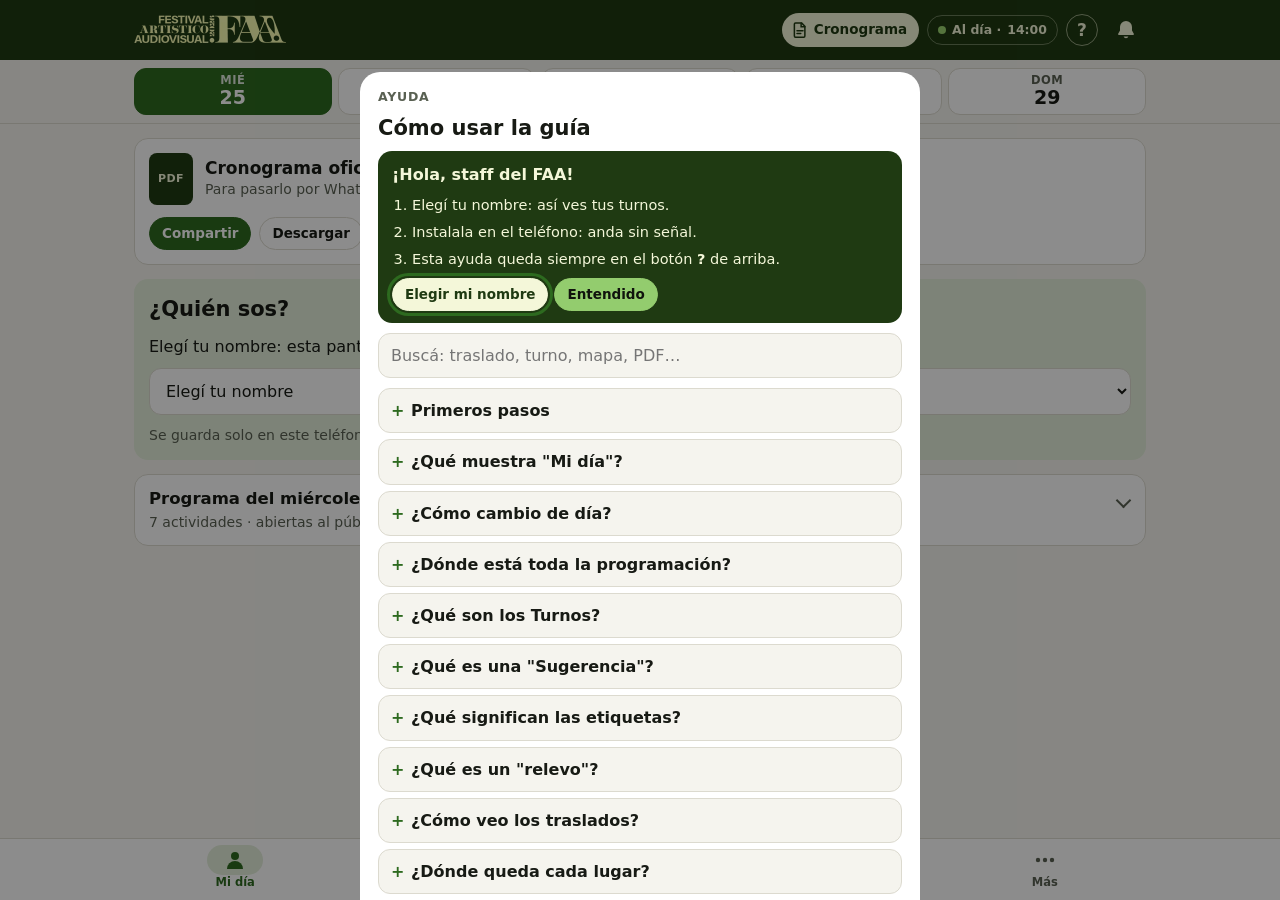
<file: index.html>
<!doctype html>
<html lang="es">
<head>
<meta charset="utf-8">
<meta name="viewport" content="width=device-width,initial-scale=1,viewport-fit=cover">
<title>Logística FAA! 2026</title>
<meta name="description" content="Guía de logística del equipo del FAA! 2026: tus turnos, el programa, los traslados y los cambios al día.">
<meta name="theme-color" content="#1F3A12">
<link rel="manifest" href="manifest.webmanifest">
<link rel="icon" type="image/png" href="icons/icon-192.png">
<link rel="apple-touch-icon" href="icons/apple-touch-icon.png">
<meta name="apple-mobile-web-app-capable" content="yes">
<meta name="mobile-web-app-capable" content="yes">
<meta name="apple-mobile-web-app-title" content="FAA! 2026">
<link rel="stylesheet" href="app.css">
<script>try{var t=localStorage.getItem('faa26-theme');if(t){document.documentElement.setAttribute('data-theme',t);}}catch(e){}</script>
</head>
<body>
<header class="top">
  <a class="brand" href="#hoy" aria-label="FAA! 2026 · Inicio"><img src="logo.webp" width="152" height="32" alt="Festival Artístico Audiovisual FAA! 2026"></a>
  <button class="pdfbtn" type="button" data-act="pdf" aria-label="Cronograma en PDF: compartir o descargar">
    <svg viewBox="0 0 24 24" aria-hidden="true"><path d="M6 2.5h8l4.5 4.5v13A1.5 1.5 0 0 1 17 21.5H6A1.5 1.5 0 0 1 4.5 20V4A1.5 1.5 0 0 1 6 2.5Z" fill="none" stroke="currentColor" stroke-width="2" stroke-linejoin="round"/><path d="M13.5 2.5V7.5h5M8 13h8M8 16.5h5" fill="none" stroke="currentColor" stroke-width="2" stroke-linecap="round"/></svg><span>Cronograma</span>
  </button>
  <button class="sync" id="sync" type="button" aria-live="polite">…</button>
  <button class="helpbtn" id="helpbtn" type="button" data-act="help" aria-label="Ayuda: cómo usar la guía">?</button>
  <button class="bell" id="bell" type="button" data-go="novedades" aria-label="Novedades">
    <svg viewBox="0 0 24 24" aria-hidden="true"><path d="M12 3a6 6 0 0 0-6 6v3.6L4.3 15.4A1 1 0 0 0 5.2 17h13.6a1 1 0 0 0 .9-1.6L18 12.6V9a6 6 0 0 0-6-6Zm-2.4 15.5a2.5 2.5 0 0 0 4.8 0Z" fill="currentColor"/></svg>
    <span class="dot" id="bellcount" hidden></span>
  </button>
</header>
<nav class="days" id="days" aria-label="Día del festival"></nav>
<div id="banner"></div>
<main id="app" tabindex="-1"><p class="loading">Cargando la logística…</p></main>
<dialog class="sheet" id="calsheet" aria-labelledby="calt"><div class="sheet-in" id="calin"></div></dialog>
<dialog class="sheet help" id="helpsheet" aria-labelledby="helpt"><div class="sheet-in" id="helpin"></div></dialog>
<dialog class="sheet" id="juegosheet" aria-labelledby="juegot">
  <div class="sheet-in">
    <p class="kicker">Juegos del FAA!</p>
    <h2 id="juegot">¡Corre, sonidista!</h2>
    <p class="small muted">Esquivá lo que se cruce en el set. Funciona también sin señal.</p>
    <div class="jg">
      <a class="jg-o" href="juego/carriles/"><b>Modo carriles</b><span>En 3D, de espaldas: cambiá de carril, saltá y rodá.</span></a>
      <a class="jg-o" href="juego/"><b>Modo clásico</b><span>De costado, como el dinosaurio de Chrome.</span></a>
    </div>
    <h2 style="margin-top:14px">Tera <em>Tiles</em></h2>
    <p class="small muted">Tocá las notas que caen al ritmo de la música. Solo o con otros teléfonos.</p>
    <div class="jg">
      <a class="jg-o" href="juego/tera-tiles/"><b>Tera Tiles</b><span>Elegí un tema y la parte que querés tocar: melodía, bajo, batería…</span></a>
    </div>
    <button class="btn sm sheet-x" type="button" data-act="juego-close">Cerrar</button>
  </div>
</dialog>
<div class="clap" id="clap" hidden aria-hidden="true"><div class="clap-b"><i></i><span>¡Acción!</span></div></div>
<dialog class="sheet" id="pdfsheet" aria-labelledby="pdft">
  <div class="sheet-in">
    <p class="kicker">PDF · 264 KB</p>
    <h2 id="pdft">Cronograma oficial FAA! 2026</h2>
    <p class="small muted">Del 25 al 29 de noviembre · El Bolsón. Funciona también sin señal.</p>
    <div class="sheet-btns">
      <button class="btn pri big" type="button" data-act="pdf-share"><svg viewBox="0 0 24 24" aria-hidden="true"><circle cx="18" cy="5" r="2.5" fill="currentColor"/><circle cx="6" cy="12" r="2.5" fill="currentColor"/><circle cx="18" cy="19" r="2.5" fill="currentColor"/><path d="M8.2 10.8 15.8 6.2M8.2 13.2l7.6 4.6" stroke="currentColor" stroke-width="2"/></svg>Compartir</button>
      <a class="btn big" href="cronograma-faa-2026.pdf" download="Cronograma FAA 2026.pdf"><svg viewBox="0 0 24 24" aria-hidden="true"><path d="M12 3v12m0 0-5-5m5 5 5-5M4.5 20.5h15" fill="none" stroke="currentColor" stroke-width="2" stroke-linecap="round" stroke-linejoin="round"/></svg>Descargar</a>
      <a class="btn big" href="cronograma-faa-2026.pdf" target="_blank" rel="noopener">Ver</a>
    </div>
    <button class="btn sm sheet-x" type="button" data-act="pdf-close">Cerrar</button>
  </div>
</dialog>
<div class="toast" id="toast" role="status" aria-live="polite" hidden></div>
<nav class="nav" id="nav" aria-label="Secciones">
  <button type="button" data-go="hoy"><svg viewBox="0 0 24 24" aria-hidden="true"><circle cx="12" cy="8" r="4" fill="currentColor"/><path d="M4 21a8 8 0 0 1 16 0Z" fill="currentColor"/></svg><span>Mi día</span></button>
  <button type="button" data-go="programa"><svg viewBox="0 0 24 24" aria-hidden="true"><path d="M7 2v3M17 2v3M3.5 9h17M5 4.5h14A1.5 1.5 0 0 1 20.5 6v13.5A1.5 1.5 0 0 1 19 21H5a1.5 1.5 0 0 1-1.5-1.5V6A1.5 1.5 0 0 1 5 4.5Z" fill="none" stroke="currentColor" stroke-width="2" stroke-linecap="round"/></svg><span>Programa</span></button>
  <button type="button" data-go="turnos"><svg viewBox="0 0 24 24" aria-hidden="true"><circle cx="12" cy="12" r="8.5" fill="none" stroke="currentColor" stroke-width="2"/><path d="M12 7v5l3.5 2" fill="none" stroke="currentColor" stroke-width="2" stroke-linecap="round"/></svg><span>Turnos</span></button>
  <button type="button" data-go="traslados"><svg viewBox="0 0 24 24" aria-hidden="true"><path d="M2.5 6.5h11v9h-11ZM13.5 9.5h4l3 3.5v2.5h-7Z" fill="none" stroke="currentColor" stroke-width="2" stroke-linejoin="round"/><circle cx="6.5" cy="17.5" r="2" fill="currentColor"/><circle cx="17" cy="17.5" r="2" fill="currentColor"/></svg><span>Traslados</span></button>
  <button type="button" data-go="mas"><svg viewBox="0 0 24 24" aria-hidden="true"><circle cx="5" cy="12" r="2.2" fill="currentColor"/><circle cx="12" cy="12" r="2.2" fill="currentColor"/><circle cx="19" cy="12" r="2.2" fill="currentColor"/></svg><span>Más</span></button>
</nav>
<script src="config.js"></script>
<script src="app.js" defer></script>
</body>
</html>
</file>
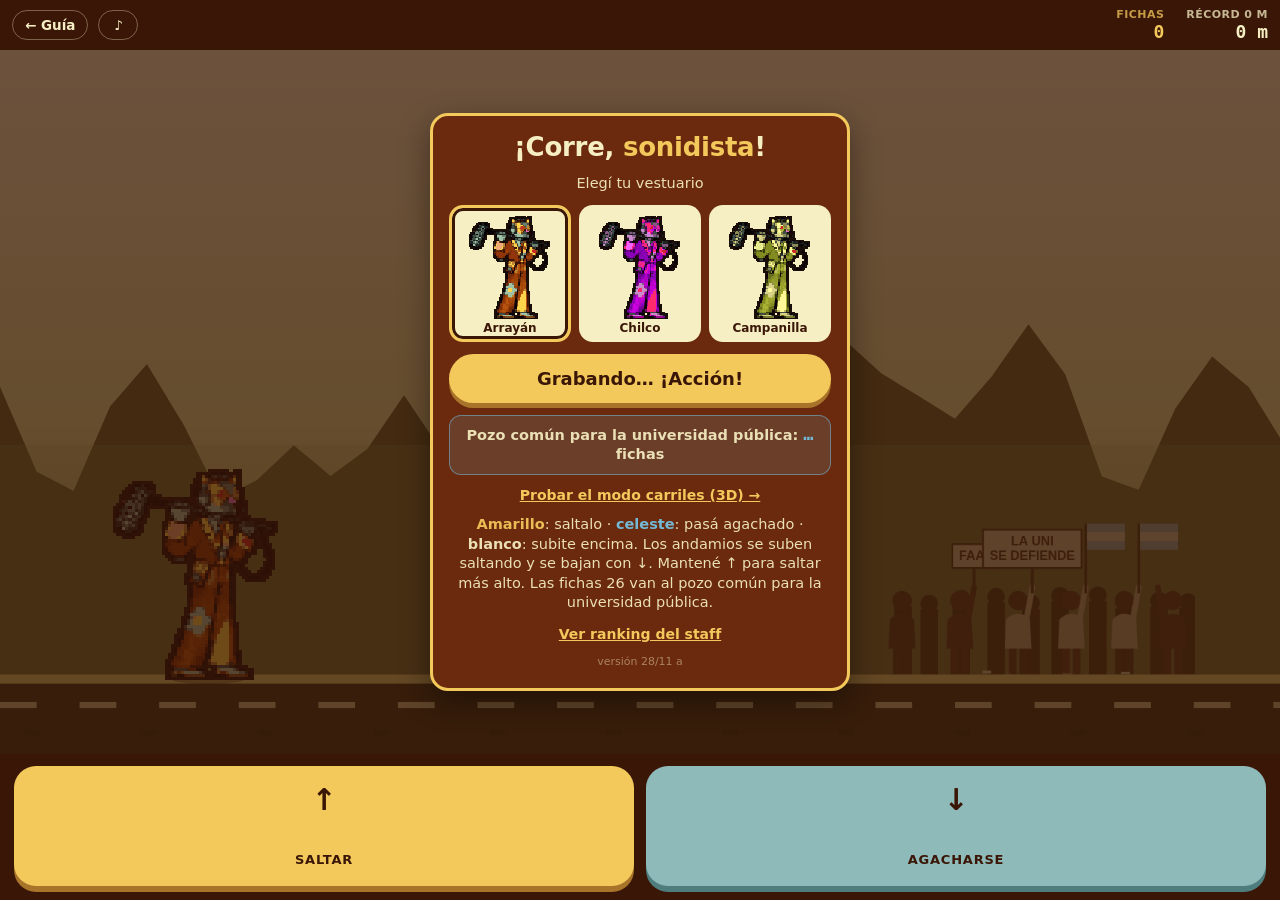
<file: juego/index.html>
<!doctype html>
<html lang="es">
<head>
<meta charset="utf-8">
<meta name="viewport" content="width=device-width,initial-scale=1,viewport-fit=cover,user-scalable=no">
<title>¡Corre, sonidista! · FAA! 2026</title>
<meta name="theme-color" content="#3a1606">
<meta name="robots" content="noindex">
<style>
*{box-sizing:border-box;margin:0}
html,body{height:100%;background:#3a1606;color:#F6EFC4;font:16px/1.35 system-ui,-apple-system,"Segoe UI",Roboto,sans-serif;overscroll-behavior:none}
body{display:flex;flex-direction:column;-webkit-user-select:none;user-select:none;-webkit-touch-callout:none;touch-action:manipulation;padding:env(safe-area-inset-top) env(safe-area-inset-right) env(safe-area-inset-bottom) env(safe-area-inset-left)}
.bar{display:flex;align-items:center;gap:10px;padding:8px 12px}
.bar a,.bar button{color:#F6EFC4;background:transparent;border:1px solid rgba(246,239,196,.35);border-radius:999px;padding:6px 12px;font:700 13.5px system-ui;text-decoration:none}
.bar .sp{flex:1}
.score{font:800 18px ui-monospace,Menlo,Consolas,monospace;font-variant-numeric:tabular-nums;text-align:right}
.score small{display:block;font:600 11px system-ui;opacity:.75;letter-spacing:.04em;text-transform:uppercase}
.stage{position:relative;flex:1;min-height:0;overflow:hidden}
canvas{position:absolute;inset:0;width:100%;height:100%;display:block;touch-action:none;background:#F6EFC4}
.pad{display:grid;grid-template-columns:1fr 1fr;gap:12px;padding:12px 14px calc(14px + env(safe-area-inset-bottom))}
.pad button{height:min(22vh,120px);border-radius:22px;border:0;font:900 20px system-ui;color:#3a1606;background:#F4C95C;box-shadow:0 6px 0 #a8742a;touch-action:none;display:grid;place-items:center;gap:2px}
.pad button:active,.pad button.on{transform:translateY(4px);box-shadow:0 2px 0 #a8742a}
.pad button.down{background:#8FBABA;box-shadow:0 6px 0 #4f7d7d}
.pad button.down:active,.pad button.down.on{box-shadow:0 2px 0 #4f7d7d}
.pad b{font-size:30px;line-height:1}
.pad span{font-size:13px;font-weight:800;letter-spacing:.06em;text-transform:uppercase}
@media (orientation:landscape) and (max-height:520px){
  .bar{padding:4px 12px}
  .pad{padding:6px 14px calc(6px + env(safe-area-inset-bottom));gap:10px}
  .pad button{height:64px;display:flex;justify-content:center;align-items:center;gap:10px}
  .pad b{font-size:24px}
}
.ov{position:absolute;inset:0;display:flex;align-items:center;justify-content:center;padding:14px;background:rgba(58,22,6,.72)}
.ov[hidden]{display:none}
.box{background:#6B2A0E;border:3px solid #F4C95C;border-radius:18px;padding:18px 16px;max-width:420px;width:100%;text-align:center;display:grid;gap:12px;box-shadow:0 10px 30px rgba(0,0,0,.4)}
.box h1{font:900 26px/1.05 system-ui;letter-spacing:-.01em}
.box h1 em{font-style:normal;color:#F4C95C}
.box p{font-size:14.5px;opacity:.92}
.picks{display:grid;grid-template-columns:repeat(3,1fr);gap:8px}
.pick{background:#F6EFC4;border:3px solid transparent;border-radius:14px;padding:6px 0 4px;display:grid;justify-items:center;gap:2px;color:#3a1606;font:800 12px system-ui;cursor:pointer}
.pick[aria-pressed="true"]{border-color:#F4C95C;box-shadow:0 0 0 3px #3a1606 inset}
.pick i{display:block;width:93px;height:105px;background:url(side.png) no-repeat;background-size:1488px auto;image-rendering:pixelated}
.go{border:0;border-radius:999px;padding:14px 18px;font:900 18px system-ui;background:#F4C95C;color:#3a1606;box-shadow:0 5px 0 #a8742a}
.go:active{transform:translateY(3px);box-shadow:0 2px 0 #a8742a}
.keys{font-size:12.5px;opacity:.75}
.big{font:900 40px ui-monospace,Menlo,monospace}
.manif{font:900 italic 18px system-ui;color:#8FBABA;letter-spacing:.01em}
.mute{min-width:40px}
</style>
</head>
<body>
<div class="bar">
  <a href="../#hoy" aria-label="Volver a la guía">← Guía</a>
  <button class="mute" id="mute" type="button" aria-label="Sonido">♪</button>
  <span class="sp"></span>
  <div class="score" style="color:#F4C95C;margin-right:12px"><small>Fichas</small><span id="coins">0</span></div>
  <div class="score"><small>Récord <span id="best">0</span> m</small><span id="score">0</span> m</div>
</div>
<div class="stage" id="stage">
  <canvas id="cv" width="320" height="200" aria-label="Juego: saltá y agachate para esquivar los obstáculos"></canvas>
  <div class="ov" id="start">
    <div class="box">
      <h1>¡Corre, <em>sonidista</em>!</h1>
      <p>Elegí tu vestuario</p>
      <div class="picks" id="picks">
        <button class="pick" type="button" data-p="0" aria-pressed="true"><i style="background-position:-1395px 0"></i>Arrayán</button>
        <button class="pick" type="button" data-p="1" aria-pressed="false"><i style="background-position:-1395px -105px"></i>Chilco</button>
        <button class="pick" type="button" data-p="2" aria-pressed="false"><i style="background-position:-1395px -210px"></i>Campanilla</button>
      </div>
      <button class="go" type="button" id="play">Grabando… ¡Acción!</button>
      <a href="carriles/" style="color:#F4C95C;font:800 14px system-ui">Probar el modo carriles (3D) →</a>
      <p class="keys"><b style="color:#F4C95C">Amarillo</b>: saltalo · <b style="color:#74C6E8">celeste</b>: pasá agachado · <b>blanco</b>: subite encima. Los andamios se suben saltando y se bajan con ↓. Mantené ↑ para saltar más alto. Las fichas 26 van al pozo común para la universidad pública.</p>
    </div>
  </div>
  <div class="ov" id="over" hidden>
    <div class="box">
      <h1>¡Corte!</h1>
      <p>Toma <span id="take">1</span></p>
      <div class="big"><span id="final">0</span> m</div>
      <p id="rec"></p>
      <p class="manif">EL MANIFIESTO ES AHORA!</p>
      <button class="go" type="button" id="again">Otra toma</button>
      <button class="bar-b" type="button" id="change" style="background:transparent;border:0;color:#F6EFC4;font:700 14px system-ui;text-decoration:underline">Cambiar vestuario</button>
    </div>
  </div>
</div>
<div class="pad" id="pad">
  <button type="button" id="bUp" aria-label="Saltar"><b>↑</b><span>Saltar</span></button>
  <button type="button" id="bDown" class="down" aria-label="Agacharse"><b>↓</b><span>Agacharse</span></button>
</div>
<script src="arte.js?v=1117h"></script>
<script src="ranking.js?v=1117h"></script>
<script src="juego.js?v=1122a"></script>
</body>
</html>
</file>
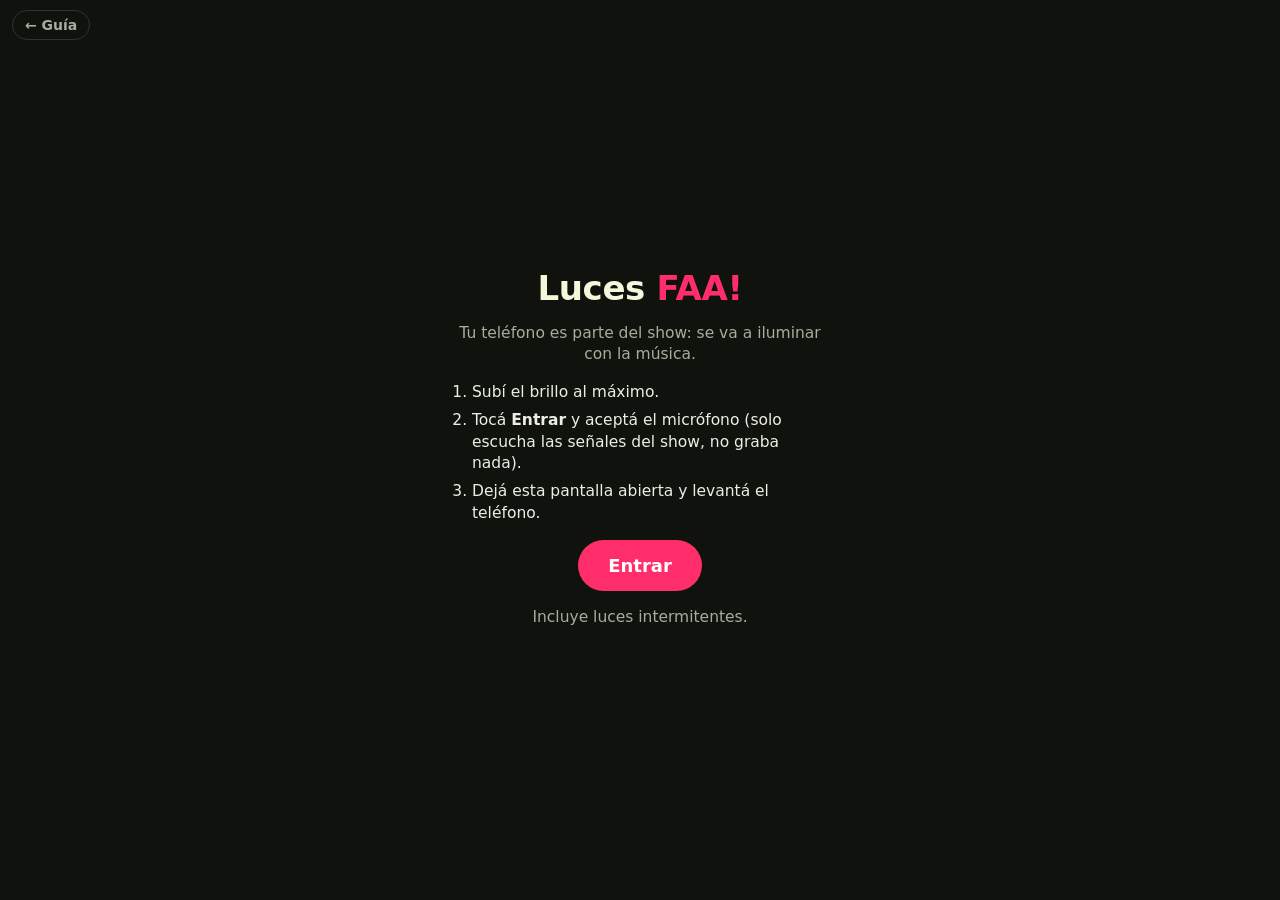
<file: luces/index.html>
<!doctype html>
<html lang="es">
<head>
<meta charset="utf-8">
<meta name="viewport" content="width=device-width,initial-scale=1,viewport-fit=cover,user-scalable=no">
<title>Luces · FAA! 2026</title>
<meta name="theme-color" content="#000000">
<meta name="description" content="Tu teléfono es parte del show: se ilumina con la música.">
<style>
*{box-sizing:border-box;margin:0}
html,body{height:100%;background:#000;color:#F4F7D9;font:16px/1.4 system-ui,-apple-system,"Segoe UI",Roboto,sans-serif;overscroll-behavior:none;overflow:hidden}
body{-webkit-user-select:none;user-select:none;-webkit-touch-callout:none;touch-action:manipulation}
canvas{position:fixed;inset:0;width:100%;height:100%;display:block;image-rendering:pixelated}
.ov{position:fixed;inset:0;display:flex;align-items:center;justify-content:center;padding:24px;background:#10130D;text-align:center}
.ov[hidden]{display:none}
.box{max-width:380px;display:grid;gap:16px;justify-items:center}
.box h1{font:900 34px/1.05 system-ui;letter-spacing:-.01em}
.box h1 em{font-style:normal;color:#FF2E6A}
.box p{color:#A6AD9B;font-size:15.5px}
.box ol{color:#ECEEE5;text-align:left;font-size:15.5px;padding-left:22px;display:grid;gap:6px}
.go{border:0;border-radius:999px;padding:15px 30px;font:800 18px system-ui;background:#FF2E6A;color:#fff}
.go[disabled]{opacity:.6}
.back{position:fixed;left:12px;top:calc(10px + env(safe-area-inset-top));color:#A6AD9B;font:700 14px system-ui;text-decoration:none;border:1px solid #2F3529;border-radius:999px;padding:6px 12px}
.warn{font-size:12.5px;color:#6B7266}
.status{position:fixed;left:50%;bottom:calc(16px + env(safe-area-inset-bottom));transform:translateX(-50%);display:flex;align-items:center;gap:8px;padding:6px 12px;border-radius:999px;background:rgba(16,19,13,.6);color:#A6AD9B;font:600 12.5px system-ui;transition:opacity 1s}
.status.dim{opacity:0}
.dot{width:9px;height:9px;border-radius:50%;background:#93CC6E;transform:scale(var(--lv,1))}
.n26{position:fixed;left:50%;top:50%;transform:translate(-50%,-50%);font:900 min(62vw,50vh)/1 system-ui,-apple-system,"Segoe UI",Roboto,sans-serif;opacity:0;pointer-events:none;will-change:transform,opacity}
.diag{position:fixed;left:8px;right:8px;top:calc(8px + env(safe-area-inset-top));padding:6px 10px;border-radius:10px;background:rgba(0,0,0,.7);color:#F4F7D9;font:600 12px ui-monospace,Menlo,Consolas,monospace;z-index:5}
.diag[hidden]{display:none}
.picker{position:fixed;inset:auto 0 0 0;display:grid;grid-template-columns:repeat(4,1fr);gap:8px;padding:12px 12px calc(12px + env(safe-area-inset-bottom));background:rgba(16,19,13,.92)}
.picker[hidden]{display:none}
.picker button{border:1px solid #2F3529;background:#191D15;color:#ECEEE5;border-radius:12px;padding:10px 4px;font:700 13px system-ui}
</style>
</head>
<body>
<canvas id="cv"></canvas>
<div class="n26" id="n26" aria-hidden="true">26</div>
<div class="status" id="status"><span class="dot" id="dot"></span><span id="stxt">Escuchando…</span></div>
<div class="picker" id="picker" hidden></div>
<div class="diag" id="diag" hidden>…</div>
<div class="ov" id="ov">
  <a class="back" href="../">← Guía</a>
  <div class="box">
    <h1>Luces <em>FAA!</em></h1>
    <p>Tu teléfono es parte del show: se va a iluminar con la música.</p>
    <ol>
      <li>Subí el brillo al máximo.</li>
      <li>Tocá <b>Entrar</b> y aceptá el micrófono (solo escucha las señales del show, no graba nada).</li>
      <li>Dejá esta pantalla abierta y levantá el teléfono.</li>
    </ol>
    <button class="go" id="go" type="button">Entrar</button>
    <p class="warn" id="warn">Incluye luces intermitentes.</p>
  </div>
</div>
<script src="vendor/ggwave.js"></script>
<script src="app.js?v=7"></script>
</body>
</html>
</file>
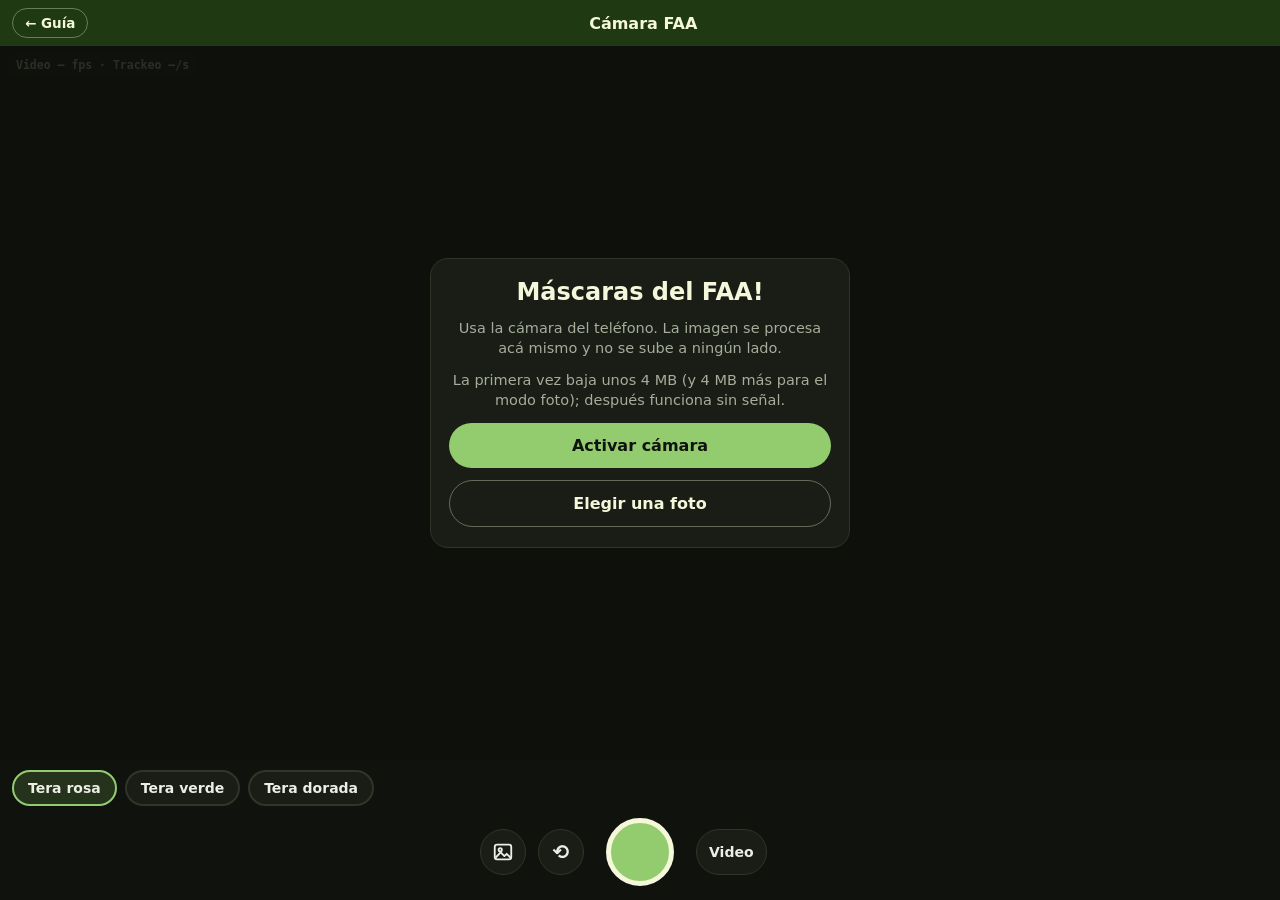
<file: mascaras/index.html>
<!doctype html>
<html lang="es">
<head>
<meta charset="utf-8">
<meta name="viewport" content="width=device-width,initial-scale=1,viewport-fit=cover,user-scalable=no">
<title>Cámara FAA · FAA! 2026</title>
<meta name="theme-color" content="#1F3A12">
<meta name="robots" content="noindex">
<link rel="icon" href="../icons/icon-192.png">
<style>
*{box-sizing:border-box;margin:0}
html,body{height:100%;background:#10130D;color:#F4F7D9;font:16px/1.4 system-ui,-apple-system,"Segoe UI",Roboto,sans-serif;overscroll-behavior:none}
body{display:flex;flex-direction:column;-webkit-user-select:none;user-select:none;-webkit-touch-callout:none;touch-action:manipulation;padding:env(safe-area-inset-top) env(safe-area-inset-right) env(safe-area-inset-bottom) env(safe-area-inset-left)}
.bar{display:flex;align-items:center;gap:10px;padding:8px 12px;background:#1F3A12}
.bar a,.bar button{color:#F4F7D9;background:transparent;border:1px solid rgba(244,247,217,.35);border-radius:999px;padding:6px 12px;font:700 13.5px system-ui;text-decoration:none}
.bar h1{flex:1;font:800 16px system-ui;text-align:center}
.stage{position:relative;flex:1;min-height:0;overflow:hidden;background:#000}
canvas{position:absolute;inset:0;width:100%;height:100%;object-fit:cover;display:block}
video{position:absolute;width:1px;height:1px;opacity:0;pointer-events:none}
.ov{position:absolute;inset:0;display:flex;align-items:center;justify-content:center;padding:16px;background:rgba(16,19,13,.88)}
.ov[hidden]{display:none}
.box{background:#191D15;border:1px solid #2F3529;border-radius:18px;padding:20px 18px;max-width:420px;width:100%;text-align:center;display:grid;gap:12px}
.box h2{font:900 24px/1.1 system-ui}
.box p{font-size:14.5px;color:#A6AD9B}
.go{border:0;border-radius:999px;padding:13px 18px;font:800 16px system-ui;background:#93CC6E;color:#10130D}
.go[disabled]{opacity:.6}
.chips{display:flex;gap:8px;overflow-x:auto;padding:10px 12px 4px;scrollbar-width:none}
.chips::-webkit-scrollbar{display:none}
.chip{flex:0 0 auto;border:2px solid #2F3529;background:#191D15;color:#ECEEE5;border-radius:999px;padding:8px 14px;font:700 14px system-ui}
.chip[aria-pressed="true"]{border-color:#93CC6E;background:#25331C}
.act{display:grid;grid-template-columns:1fr auto 1fr;align-items:center;gap:22px;padding:8px 12px 14px}
.shot{width:68px;height:68px;border-radius:50%;border:5px solid #F4F7D9;background:#93CC6E}
.shot:active{transform:scale(.94)}
.small{width:46px;height:46px;border-radius:50%;border:1px solid #2F3529;background:#191D15;color:#ECEEE5;font:700 20px system-ui}
.msg{position:absolute;left:50%;bottom:14px;transform:translateX(-50%);background:rgba(16,19,13,.85);padding:6px 12px;border-radius:999px;font-size:13.5px;white-space:nowrap}
.msg[hidden]{display:none}
.meter{display:grid;place-items:center;padding:4px 0}
.meter[hidden]{display:none}
.meter svg{width:min(60vw,240px);height:auto;overflow:visible}
.stats{position:absolute;left:8px;top:8px;white-space:nowrap;background:rgba(16,19,13,.75);color:#ECEEE5;padding:4px 8px;border-radius:8px;font:600 11.5px ui-monospace,Menlo,Consolas,monospace;font-variant-numeric:tabular-nums;pointer-events:none}
.stats[hidden]{display:none}
.shot.vid{background:#E5393A}
.shot.rec{background:#E5393A;border-radius:18px;transform:scale(.86)}
.small.mode{width:auto;min-width:46px;padding:0 12px;border-radius:999px;font:700 14px system-ui}
.recbadge{position:absolute;right:8px;top:8px;background:rgba(229,57,58,.9);color:#fff;padding:4px 10px;border-radius:999px;font:700 13px ui-monospace,Menlo,Consolas,monospace;font-variant-numeric:tabular-nums}
.recbadge[hidden]{display:none}
.flash{position:absolute;inset:0;background:#fff;opacity:0;pointer-events:none;transition:opacity .25s}
.flash.on{opacity:.8;transition:none}
.go.alt{background:transparent;color:#F4F7D9;border:1px solid rgba(244,247,217,.35)}
.small svg{width:22px;height:22px;display:block;margin:auto}
.still canvas{object-fit:contain}
.act .l{display:flex;gap:12px;justify-self:end}.act .mode{justify-self:start}
.still #flip{display:none}
</style>
</head>
<body>
<div class="bar"><a href="../">← Guía</a><h1 id="ttl">Cámara FAA</h1><span style="width:70px"></span></div>
<div class="stage" id="stage">
  <canvas id="cv"></canvas>
  <video id="vid" playsinline muted></video>
  <div class="flash" id="flash"></div>
  <div class="msg" id="msg" hidden></div>
  <div class="recbadge" id="rec" hidden>● 0:00</div>
  <div class="stats" id="stats">Video – fps · Trackeo –/s</div>
  <div class="ov" id="ov">
    <div class="box">
      <h2>Máscaras del FAA!</h2>
      <p>Usa la cámara del teléfono. La imagen se procesa acá mismo y no se sube a ningún lado.</p>
      <p id="note">La primera vez baja unos 4 MB (y 4 MB más para el modo foto); después funciona sin señal.</p>
      <button class="go" id="start" type="button">Activar cámara</button>
      <button class="go alt" id="pick" type="button">Elegir una foto</button>
      <div class="meter" id="meter" hidden role="progressbar" aria-label="Descarga" aria-valuemin="0" aria-valuemax="100" aria-valuenow="0">
        <svg viewBox="0 0 200 130" aria-hidden="true">
          <defs><clipPath id="lleno"><rect id="nivel" x="-10" y="120" width="220" height="140"/></clipPath></defs>
          <text x="100" y="116" text-anchor="middle" font-size="138" font-weight="900" font-family="system-ui,-apple-system,Segoe UI,Roboto,sans-serif" fill="#232820" stroke="#2F3529" stroke-width="2">26</text>
          <text x="100" y="116" text-anchor="middle" font-size="138" font-weight="900" font-family="system-ui,-apple-system,Segoe UI,Roboto,sans-serif" fill="#93CC6E" clip-path="url(#lleno)">26</text>
        </svg>
      </div>
    </div>
  </div>
</div>
<div class="chips" id="chips"></div>
 <input type="file" id="file" accept="image/*" hidden>
<div class="act">
  <div class="l"><button class="small" id="gal" type="button" aria-label="Poner máscaras a una foto de la galería"><svg viewBox="0 0 24 24" fill="none" stroke="currentColor" stroke-width="2" stroke-linejoin="round" aria-hidden="true"><rect x="3" y="4" width="18" height="16" rx="2.5"/><circle cx="9" cy="9.5" r="1.8"/><path d="M4 18l5.5-5.5 4 4 2.5-2.5 4.5 4.5"/></svg></button>
  <button class="small" id="flip" type="button" aria-label="Cambiar de cámara">⟲</button></div>
  <button class="shot" id="shot" type="button" aria-label="Sacar foto"></button>
  <button class="small mode" id="mode" type="button" aria-label="Pasar a video">Video</button>
</div>
<script type="module" src="mascaras.js?v=12"></script>
</body>
</html>
</file>
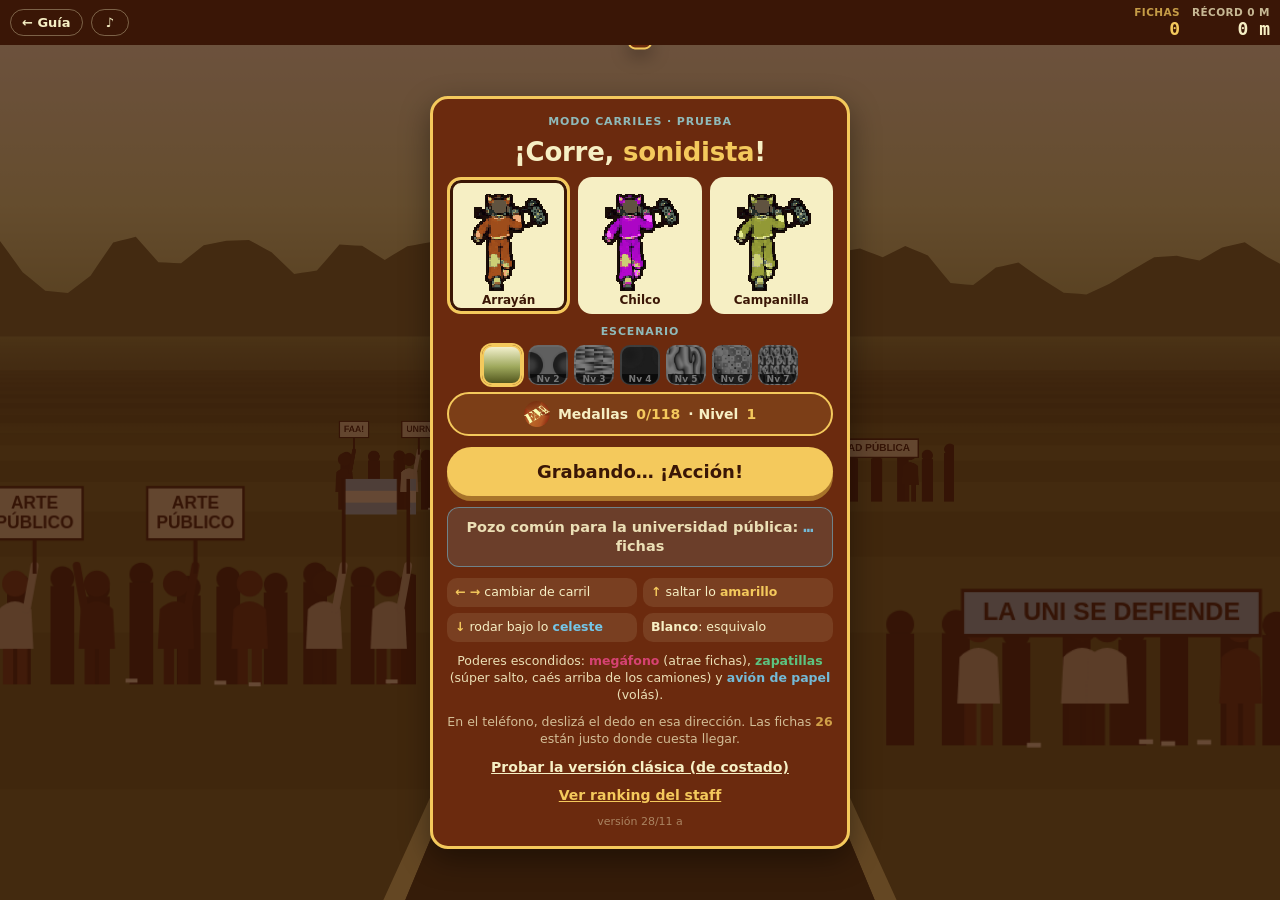
<file: juego/carriles/index.html>
<!doctype html>
<html lang="es">
<head>
<meta charset="utf-8">
<meta name="viewport" content="width=device-width,initial-scale=1,viewport-fit=cover,user-scalable=no">
<title>¡Corre, sonidista! · Carriles · FAA! 2026</title>
<meta name="theme-color" content="#3a1606">
<meta name="robots" content="noindex">
<style>
*{box-sizing:border-box;margin:0}
html,body{height:100%;background:#3a1606;color:#F6EFC4;font:16px/1.35 system-ui,-apple-system,"Segoe UI",Roboto,sans-serif;overscroll-behavior:none;overflow:hidden}
body{display:flex;flex-direction:column;-webkit-user-select:none;user-select:none;-webkit-touch-callout:none;touch-action:none;padding:env(safe-area-inset-top) env(safe-area-inset-right) env(safe-area-inset-bottom) env(safe-area-inset-left)}
.bar{display:flex;align-items:center;gap:8px;padding:6px 10px}
.bar a,.bar button{color:#F6EFC4;background:transparent;border:1px solid rgba(246,239,196,.35);border-radius:999px;padding:5px 11px;font:700 13px system-ui;text-decoration:none}
.bar .sp{flex:1}
.hud{display:flex;gap:12px;align-items:flex-end}
.score{font:800 18px ui-monospace,Menlo,Consolas,monospace;font-variant-numeric:tabular-nums;text-align:right}
.score small{display:block;font:600 10.5px system-ui;opacity:.75;letter-spacing:.04em;text-transform:uppercase}
.coins{color:#F4C95C}
.stage{position:relative;flex:1;min-height:0;overflow:hidden}
canvas{position:absolute;inset:0;width:100%;height:100%;touch-action:none;background:#F6EFC4}
.ov{position:absolute;inset:0;display:flex;align-items:center;justify-content:center;padding:14px;background:rgba(58,22,6,.72);overflow:auto}
.ov[hidden]{display:none}
.box{background:#6B2A0E;border:3px solid #F4C95C;border-radius:18px;padding:16px 14px;max-width:420px;width:100%;text-align:center;display:grid;gap:11px;box-shadow:0 10px 30px rgba(0,0,0,.4)}
.box h1{font:900 26px/1.05 system-ui;letter-spacing:-.01em}
.box h1 em{font-style:normal;color:#F4C95C}
.box p{font-size:14.5px;opacity:.92}
.tag{font:800 11px system-ui;letter-spacing:.08em;text-transform:uppercase;color:#8FBABA}
.picks{display:grid;grid-template-columns:repeat(3,1fr);gap:8px}
.pick{background:#F6EFC4;border:3px solid transparent;border-radius:14px;padding:6px 0 4px;display:grid;justify-items:center;gap:2px;color:#3a1606;font:800 12px system-ui;cursor:pointer}
.pick[aria-pressed="true"]{border-color:#F4C95C;box-shadow:0 0 0 3px #3a1606 inset}
.pick i{display:block;width:87px;height:105px;background:url(../back.png) no-repeat;background-size:1392px auto;image-rendering:pixelated}
.go{border:0;border-radius:999px;padding:14px 18px;font:900 18px system-ui;background:#F4C95C;color:#3a1606;box-shadow:0 5px 0 #a8742a}
.go:active{transform:translateY(3px);box-shadow:0 2px 0 #a8742a}
.how{display:grid;grid-template-columns:1fr 1fr;gap:6px;font-size:12.5px;text-align:left}
.how span{background:rgba(246,239,196,.1);border-radius:10px;padding:6px 8px}
.how b{color:#F4C95C}
.big{font:900 40px ui-monospace,Menlo,monospace}
.manif{font:900 italic 18px system-ui;color:#8FBABA;letter-spacing:.01em}
.lnk{background:transparent;border:0;color:#F6EFC4;font:700 14px system-ui;text-decoration:underline}
.mute{min-width:38px}
</style>
</head>
<body>
<div class="bar">
  <a href="../../#hoy" aria-label="Volver a la guía">← Guía</a>
  <button class="mute" id="mute" type="button" aria-label="Sonido">♪</button>
  <span class="sp"></span>
  <div class="hud">
    <div class="score coins"><small>Fichas</small><span id="coins">0</span></div>
    <div class="score"><small>Récord <span id="best">0</span> m</small><span id="score">0</span> m</div>
  </div>
</div>
<div class="stage" id="stage">
  <canvas id="cv" width="180" height="320" aria-label="Juego de carriles: deslizá para esquivar"></canvas>
  <div class="ov" id="start">
    <div class="box">
      <span class="tag">Modo carriles · prueba</span>
      <h1>¡Corre, <em>sonidista</em>!</h1>
      <div class="picks" id="picks">
        <button class="pick" type="button" data-p="0" aria-pressed="true"><i style="background-position:0 0"></i>Arrayán</button>
        <button class="pick" type="button" data-p="1" aria-pressed="false"><i style="background-position:0 -105px"></i>Chilco</button>
        <button class="pick" type="button" data-p="2" aria-pressed="false"><i style="background-position:0 -210px"></i>Campanilla</button>
      </div>
      <button class="go" type="button" id="play">Grabando… ¡Acción!</button>
      <div class="how">
        <span><b>← →</b> cambiar de carril</span>
        <span><b>↑</b> saltar lo <b>amarillo</b></span>
        <span><b>↓</b> rodar bajo lo <b style="color:#74C6E8">celeste</b></span>
        <span><b style="color:#F6EFC4">Blanco</b>: esquivalo</span>
      </div>
      <p style="font-size:12.5px">Poderes escondidos: <b style="color:#E0457B">megáfono</b> (atrae fichas), <b style="color:#5BD08A">zapatillas</b> (súper salto, caés arriba de los camiones) y <b style="color:#74C6E8">avión de papel</b> (volás).</p>
      <p style="font-size:12.5px;opacity:.75">En el teléfono, deslizá el dedo en esa dirección. Las fichas <b style="color:#F4C95C">26</b> están justo donde cuesta llegar.</p>
      <a class="lnk" href="../">Probar la versión clásica (de costado)</a>
    </div>
  </div>
  <div class="ov" id="over" hidden>
    <div class="box">
      <h1>¡Corte!</h1>
      <p>Toma <span id="take">1</span></p>
      <div class="big"><span id="final">0</span> m</div>
      <p><span id="fcoins">0</span> fichas · <span id="rec"></span></p>
      <p class="manif">EL MANIFIESTO ES AHORA!</p>
      <button class="go" type="button" id="again">Otra toma</button>
      <button class="lnk" type="button" id="change">Cambiar vestuario</button>
    </div>
  </div>
  <div class="ov" id="pause" hidden>
    <div class="box">
      <h1>Pausa</h1>
      <button class="go" type="button" id="resume">Seguir grabando</button>
    </div>
  </div>
</div>
<script src="../logros.js?v=1128b"></script>
<script src="../ranking.js?v=1128a"></script>
<script src="carriles.js?v=1128a"></script>
</body>
</html>
</file>
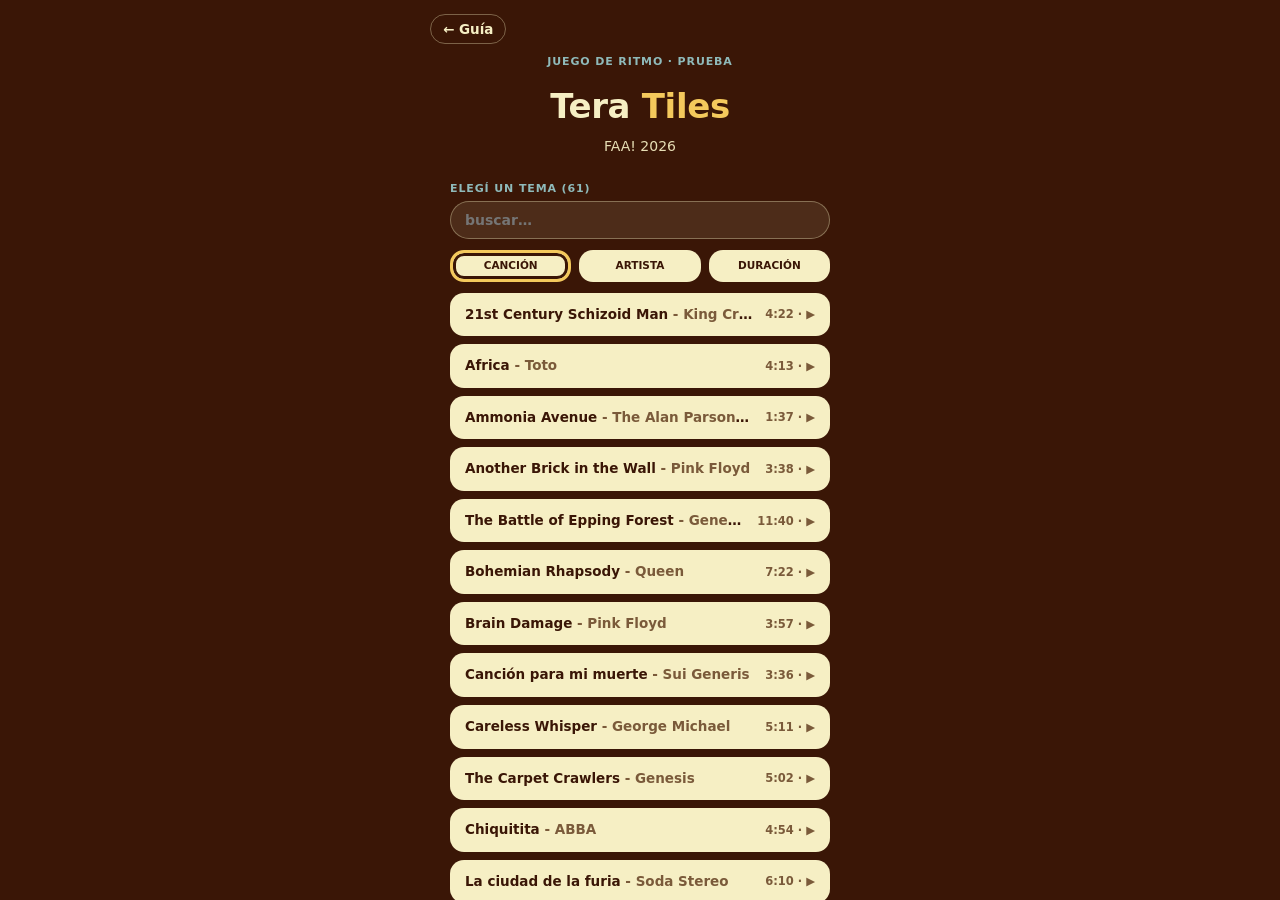
<file: juego/tera-tiles/index.html>
<!DOCTYPE html>
<html lang="es">
<head>
<meta charset="utf-8">
<meta name="viewport" content="width=device-width, initial-scale=1, maximum-scale=1, user-scalable=no, viewport-fit=cover">
<meta name="theme-color" content="#3a1606">
<title>Tera Tiles · FAA! 2026</title>
<meta name="robots" content="noindex">
<style>
  /* Misma estética que ¡Corre, sonidista! (juego/ y juego/carriles/): marrón, crema y amarillo, system-ui pesada */
  :root {
    --bg: #3a1606; --box: #6B2A0E; --ink: #F6EFC4; --yel: #F4C95C; --yel2: #a8742a; --teal: #8FBABA; --out: #140803;
    --l0: #E0457B;   /* carril H: rosa */
    --l1: #FFD23F;   /* carril J: amarillo */
    --l2: #74C6E8;   /* carril K: celeste */
    --l3: #F6EFC4;   /* carril L: blanco/crema */
    --good: #8FBABA; --bad: #E0457B;
    --sys: system-ui, -apple-system, "Segoe UI", Roboto, sans-serif;
    --mono: ui-monospace, Menlo, Consolas, monospace;
  }
  * { box-sizing: border-box; -webkit-tap-highlight-color: transparent; }
  html, body { margin: 0; height: 100%; background: var(--bg); color: var(--ink); font: 16px/1.35 var(--sys); overflow: hidden; overscroll-behavior: none; }
  body { display: flex; justify-content: center; user-select: none; -webkit-user-select: none; -webkit-touch-callout: none; }
  #app { position: relative; height: 100%; width: min(100vw, 100dvh * 0.62); min-width: 300px; background: var(--bg); overflow: hidden; }
  @media (max-aspect-ratio: 7/10) { #app { width: 100vw; } }
  canvas { position: absolute; inset: 0; width: 100%; height: 100%; image-rendering: pixelated; image-rendering: crisp-edges; touch-action: none; display: block; }

  .screen { position: absolute; inset: 0; display: none; flex-direction: column; align-items: center; padding: calc(14px + env(safe-area-inset-top)) 14px calc(20px + env(safe-area-inset-bottom)); gap: 11px; overflow-y: auto; z-index: 10; background: var(--bg); }
  .screen.on { display: flex; }
  .topbar { width: 100%; max-width: 420px; display: flex; gap: 8px; align-items: center; }
  .pill { color: var(--ink); background: transparent; border: 1px solid rgba(246,239,196,.35); border-radius: 999px; padding: 6px 12px; font: 700 13.5px var(--sys); text-decoration: none; cursor: pointer; }
  h1 { font: 900 34px/1.05 var(--sys); letter-spacing: -.01em; margin: 10px 0 0; text-align: center; }
  h1 em { font-style: normal; color: var(--yel); }
  h2 { font: 900 22px/1.1 var(--sys); margin: 4px 0 0; text-align: center; color: var(--ink); }
  .tag, .label { font: 800 11px var(--sys); letter-spacing: .08em; text-transform: uppercase; color: var(--teal); }
  .label { width: 100%; max-width: 380px; margin-bottom: -5px; }
  .sub { font-size: 14px; opacity: .92; text-align: center; line-height: 1.45; max-width: 360px; }
  .btn { font: 800 13px/1.3 var(--sys); color: var(--bg); background: var(--ink); border: 3px solid transparent; border-radius: 14px; padding: 10px 12px; width: 100%; max-width: 380px;
         cursor: pointer; text-align: left; display: flex; justify-content: space-between; gap: 10px; align-items: center; }
  .btn.sel { border-color: var(--yel); box-shadow: 0 0 0 3px var(--bg) inset; }
  .btn:active { filter: brightness(.94); }
  .btn small { color: #7a5a3a; font: 700 11.5px var(--sys); }
  .btn.big { justify-content: center; font: 900 18px var(--sys); padding: 14px 18px; border-radius: 999px; background: var(--yel); color: var(--bg); box-shadow: 0 5px 0 var(--yel2); border: 0; margin-top: 4px; }
  .btn.big:active { transform: translateY(3px); box-shadow: 0 2px 0 var(--yel2); }
  .btn.plain { background: transparent; color: var(--ink); border: 0; justify-content: center; text-decoration: underline; font: 700 14px var(--sys); }
  .row { display: flex; gap: 8px; width: 100%; max-width: 380px; }
  .row .btn { justify-content: center; text-align: center; padding: 9px 4px; font-size: 11.5px; }
  .btn .st { flex: 1; min-width: 0; overflow: hidden; text-overflow: ellipsis; white-space: nowrap; font-size: 13.5px; }
  .btn .st i { font-style: normal; font-weight: 700; color: #7a5a3a; }
  .btn .sm { white-space: nowrap; font-variant-numeric: tabular-nums; }
  #sortRow .btn { padding: 6px 4px; font-size: 10.5px; }
  .list { display: flex; flex-direction: column; gap: 8px; width: 100%; align-items: center; }
  .panel { background: var(--box); border: 3px solid var(--yel); border-radius: 18px; padding: 16px 14px; width: 100%; max-width: 420px; display: flex; flex-direction: column; align-items: center; gap: 11px; box-shadow: 0 10px 30px rgba(0,0,0,.4); }
  details { width: 100%; max-width: 380px; }
  summary { font: 700 13px var(--sys); color: var(--ink); opacity: .8; cursor: pointer; padding: 4px 0; list-style: none; }
  summary::before { content: '▸ '; } details[open] summary::before { content: '▾ '; }
  details .list { margin-top: 8px; }
  .keys { font-size: 12.5px; opacity: .75; text-align: center; line-height: 1.8; }
  kbd { font: 800 12px var(--mono); color: var(--bg); background: var(--yel); padding: 1px 6px; border-radius: 5px; }
  input[type=range] { width: 100%; max-width: 380px; accent-color: var(--yel); }
  .spacer { flex: 1; min-height: 4px; }

  /* HUD */
  #hud { position: absolute; inset: 0; pointer-events: none; z-index: 6; display: none; }
  #hud.on { display: block; }
  #score { position: absolute; top: calc(10px + env(safe-area-inset-top)); right: 12px; font: 800 18px var(--mono); font-variant-numeric: tabular-nums; text-align: right; text-shadow: 0 2px 0 var(--out); }
  #score small { display: block; font: 600 11px var(--sys); opacity: .85; letter-spacing: .04em; text-transform: uppercase; }
  #mult { position: absolute; top: calc(12px + env(safe-area-inset-top)); left: 12px; font: 900 18px var(--mono); color: var(--yel); text-shadow: 0 2px 0 var(--out); }
  #prog { position: absolute; top: 0; left: 0; height: 4px; background: var(--yel); width: 100%; transform: scaleX(0); transform-origin: 0 0; }
  #judge { position: absolute; top: 36%; width: 100%; text-align: center; font: 900 italic 24px var(--sys); text-shadow: 0 3px 0 var(--out), 0 0 8px rgba(0,0,0,.4); opacity: 0; }
  #combo { position: absolute; top: calc(36% + 34px); width: 100%; text-align: center; font: 800 15px var(--mono); color: var(--ink); text-shadow: 0 2px 0 var(--out); }
  #judge.pop { animation: pop .45s steps(6) forwards; }
  @keyframes pop { 0% { opacity: 1; transform: scale(1.4); } 30% { transform: scale(1); } 80% { opacity: 1; } 100% { opacity: 0; transform: translateY(-8px); } }
  #count { position: absolute; top: 28%; width: 100%; text-align: center; font: 900 64px var(--mono); color: var(--yel); text-shadow: 0 5px 0 var(--out); }
  #pauseBtn { position: absolute; top: calc(40px + env(safe-area-inset-top)); left: 8px; pointer-events: auto; font: 800 13px var(--sys); background: rgba(20,8,3,.35); color: var(--ink); border: 1px solid rgba(246,239,196,.35); border-radius: 999px; padding: 4px 10px; }

  .res { font: 700 15px var(--sys); line-height: 2; width: 100%; max-width: 300px; }
  .res div { display: flex; justify-content: space-between; }
  .res span:last-child { font: 800 16px var(--mono); }
  .grade { font: 900 72px var(--mono); color: var(--yel); text-shadow: 0 5px 0 var(--yel2); margin: 0; line-height: 1; }
  .manif { font: 900 italic 18px var(--sys); color: var(--teal); letter-spacing: .01em; text-align: center; }
  #calTap { width: 100%; max-width: 380px; height: 160px; display: flex; align-items: center; justify-content: center; font: 900 18px var(--sys); background: var(--box); border: 3px solid var(--yel); border-radius: 18px; touch-action: none; }
  #calTap.flash { background: var(--yel); color: var(--bg); }
  .err { color: var(--l0); font: 700 13px var(--sys); text-align: center; }
  #search { font: 700 14px var(--sys); width: 100%; max-width: 380px; padding: 10px 14px; background: rgba(246,239,196,.1); color: var(--ink); border: 1px solid rgba(246,239,196,.35); border-radius: 999px; outline: none; display: none; }
  #search.on { display: block; }
  .del { color: #7a5a3a; font-size: 13px; padding: 4px 6px; margin: -4px -6px -4px 4px; }
  .del:hover { color: var(--l0); }
</style>
</head>
<body>
<div id="app">
  <canvas id="cv"></canvas>
  <div id="hud">
    <div id="prog"></div>
    <div id="mult">x1</div>
    <button id="pauseBtn">❚❚</button>
    <div id="score">0<small>0%</small></div>
    <div id="judge"></div>
    <div id="combo"></div>
    <div id="count"></div>
  </div>

  <!-- MENÚ PRINCIPAL -->
  <section class="screen on" id="sMenu">
    <div class="topbar"><a class="pill" href="../../#hoy" aria-label="Volver a la guía">← Guía</a></div>
    <span class="tag">Juego de ritmo · prueba</span>
    <h1>Tera <em>Tiles</em></h1>
    <div class="sub">FAA! 2026</div>
    <div class="spacer"></div>
    <div class="label">ELEGÍ UN TEMA <span id="songCount"></span></div>
    <input id="search" type="search" placeholder="buscar…" autocomplete="off">
    <div class="row" id="sortRow">
      <button class="btn" data-o="tema">CANCIÓN</button><button class="btn" data-o="artista">ARTISTA</button><button class="btn" data-o="dur">DURACIÓN</button>
    </div>
    <div class="list" id="songList"></div>
    <div class="row">
      <button class="btn" id="loadBtn">+ ARCHIVOS</button>
      <button class="btn" id="dirBtn">+ CARPETA</button>
    </div>
    <div class="sub" id="libInfo">También podés arrastrar archivos o carpetas a la ventana.</div>
    <input type="file" id="fileIn" accept=".mid,.midi,.kar,audio/midi,audio/x-midi" multiple hidden>
    <input type="file" id="dirIn" webkitdirectory multiple hidden>
    <div class="err" id="menuErr"></div>
    <div class="spacer"></div>
    <button class="btn" id="calBtn">Calibrar ritmo <small id="calVal">0 ms</small></button>
    <div class="keys">PC: <kbd>H</kbd> <kbd>J</kbd> <kbd>K</kbd> <kbd>L</kbd> · pausa <kbd>ESC</kbd><br>Teléfono: tocá los carriles</div>
  </section>

  <!-- CONFIG DEL TEMA -->
  <section class="screen" id="sSong">
    <h2 id="songTitle">—</h2>
    <div class="sub" id="songInfo"></div>
    <div class="label">QUÉ TOCÁS</div>
    <div class="list" id="partList"></div>
    <details id="moreParts"><summary>Pistas sueltas del MIDI</summary><div class="list" id="trackList"></div></details>
    <div class="label">DIFICULTAD</div>
    <div class="row" id="diffRow">
      <button class="btn" data-d="facil">FÁCIL</button>
      <button class="btn" data-d="normal">NORMAL</button>
      <button class="btn" data-d="dificil">DIFÍCIL</button>
    </div>
    <div class="label">BASE</div>
    <div class="row" id="baseRow">
      <button class="btn" data-b="1">CON BASE</button>
      <button class="btn" data-b="0">SIN BASE</button>
    </div>
    <div class="label">SONIDO</div>
    <div class="row" id="soundRow">
      <button class="btn" data-snd="8bit">8 BITS</button>
      <button class="btn" data-snd="clasico">CLÁSICO</button>
    </div>
    <div class="row">
      <button class="btn" data-snd="instrumentos">INSTRUMENTOS</button>
      <button class="btn" data-snd="teclados">TECLADOS</button>
    </div>
    <div class="label">INTRO</div>
    <div class="row" id="skipRow">
      <button class="btn" data-s="0">COMPLETA</button>
      <button class="btn" data-s="1">SALTAR HASTA LA 1ª NOTA</button>
    </div>
    <div class="label">VELOCIDAD <span id="spdVal"></span></div>
    <input type="range" id="spd" min="0.6" max="1.8" step="0.1">
    <div class="sub" id="chartInfo"></div>
    <button class="btn big" id="playBtn">¡A tocar!</button>
    <div class="label">COOPERATIVO · PRUEBA (mismo tema en los dos teléfonos)</div>
    <div class="sub" style="text-align:left;max-width:340px">El anfitrión hace sonar todo lo que nadie toca. Marcá qué partes tocan los otros teléfonos:</div>
    <div class="row" id="othersRow"></div>
    <div class="row">
      <button class="btn" id="hostBtn">ANFITRIÓN</button>
      <button class="btn" id="joinBtn">UNIRSE</button>
    </div>
    <button class="btn plain" id="backBtn">← Volver</button>
  </section>

  <!-- PAUSA -->
  <section class="screen" id="sPause" style="background:rgba(58,22,6,.82)">
    <div class="spacer"></div>
    <div class="panel">
    <h1>Pausa</h1>
    <button class="btn big" id="resumeBtn">Seguir</button>
    <button class="btn plain" id="restartBtn">↺ Reiniciar</button>
    <button class="btn plain" id="quitBtn">✕ Salir del tema</button>
    </div>
    <div class="spacer"></div>
  </section>

  <!-- RESULTADOS -->
  <section class="screen" id="sRes">
    <div class="spacer"></div>
    <div class="panel">
    <h1>¡Corte!</h1>
    <h2 id="resTitle" style="font-size:16px;opacity:.9"></h2>
    <div class="grade" id="resGrade">S</div>
    <div class="res" id="resBox"></div>
    <div class="sub" id="resBest"></div>
    <p class="manif">EL MANIFIESTO ES AHORA!</p>
    <button class="btn big" id="againBtn">Otra toma</button>
    <button class="btn plain" id="menuBtn">Elegir otro tema</button>
    </div>
    <div class="spacer"></div>
  </section>

  <!-- SINCRONIZACIÓN -->
  <section class="screen" id="sSync">
    <div class="spacer"></div>
    <h2>COOPERATIVO</h2>
    <div class="sub" id="syncMsg" style="font-size:11px;max-width:300px"></div>
    <div class="sub" id="syncInfo"></div>
    <div class="spacer"></div>
    <button class="btn plain" id="syncCancel">✕ Cancelar</button>
  </section>

  <!-- CALIBRACIÓN -->
  <section class="screen" id="sCal">
    <h2>CALIBRAR</h2>
    <div class="sub">Va a sonar un pulso. Tocá (o apretá cualquier tecla) justo cuando lo escuchás. Si usás auriculares Bluetooth, calibrá con ellos puestos.</div>
    <div id="calTap">TOCÁ ACÁ PARA EMPEZAR</div>
    <div class="sub" id="calOut"></div>
    <div class="label">AJUSTE MANUAL <span id="offVal"></span></div>
    <input type="range" id="off" min="-250" max="250" step="5">
    <div class="sub">Si las notas te parecen "tarde", movelo a la izquierda; si te parecen "temprano", a la derecha.</div>
    <div class="spacer"></div>
    <button class="btn big" id="calBack">Listo</button>
  </section>

</div>

<script src="../arte.js?v=1117h"></script>
<script src="midi.js?v=1122c"></script>
<script src="sync.js?v=1122a"></script>
<script src="rank.js?v=1123b"></script>
<script>
(() => {
'use strict';
const $ = (id) => document.getElementById(id);
const K = window.MidiKit;

// ================== TEMAS ==================
let SONGS = [
  { id: 'africa', file: 'songs/africa.mid', title: 'Africa', artist: 'Toto' },
  { id: 'bohemian', file: 'songs/bohemian-rhapsody.mid', title: 'Bohemian Rhapsody', artist: 'Queen' },
  { id: 'titanic', file: 'songs/my-heart-will-go-on.mid', title: 'My Heart Will Go On', artist: 'Céline Dion' },
  { id: 'sandstorm', file: 'songs/sandstorm.mid', title: 'Sandstorm', artist: 'Darude' },
];

// ================== AJUSTES ==================
const store = {
  get(k, d) { try { const v = localStorage.getItem('teratiles:' + k); return v === null ? d : JSON.parse(v); } catch (e) { return d; } },
  set(k, v) { try { localStorage.setItem('teratiles:' + k, JSON.stringify(v)); } catch (e) {} },
};
const S = {
  orden: store.get('orden', 'tema'),
  offset: store.get('offset', 0),     // ms: retraso de tus toques respecto de lo que oís
  speed: store.get('speed', 1.0),
  diff: store.get('diff', 'normal'),
  base: store.get('base', true),
  skip: store.get('skip', false),
  sound: store.get('sonido', 'instrumentos'),
};

const LANE_COLORS = ['--l0', '--l1', '--l2', '--l3'].map(v => getComputedStyle(document.documentElement).getPropertyValue(v).trim());
const KEYS = { h: 0, j: 1, k: 2, l: 3 };
const WIN = { perfect: 0.060, good: 0.110, ok: 0.165 };   // ventanas de acierto (s)
const PTS = { perfect: 300, good: 200, ok: 100 };

// ================== AUDIO 8 BITS ==================
// Como en una consola de verdad: pocos "canales" fijos (osciladores que nunca se apagan)
// y cada nota es solo un cambio de frecuencia y volumen. Así no se crean nodos por nota
// (eso era lo que trababa el juego, sobre todo en Firefox) y nunca suenan más de ~10 voces.
let ctx = null, master, limiter, echoIn, roomIn, WAVES = {}, NOISE = {}, CH = null;
function initAudio() {
  if (ctx) return;
  ctx = new (window.AudioContext || window.webkitAudioContext)({ latencyHint: 'interactive' });
  // cadena final: master -> limitador -> salida
  limiter = ctx.createDynamicsCompressor();
  limiter.threshold.value = -6; limiter.knee.value = 4; limiter.ratio.value = 12; limiter.attack.value = 0.002; limiter.release.value = 0.12;
  master = ctx.createGain(); master.gain.value = 0.85;
  const hp = ctx.createBiquadFilter(); hp.type = 'highpass'; hp.frequency.value = 35; // saca el DC y el retumbe
  master.connect(hp); hp.connect(limiter); limiter.connect(ctx.destination);
  // eco corto (como el truco de "delay" de los compositores de NES)
  echoIn = ctx.createGain(); echoIn.gain.value = 1;
  const dl = ctx.createDelay(1), fb = ctx.createGain(), lp = ctx.createBiquadFilter(), wet = ctx.createGain();
  dl.delayTime.value = 0.18; fb.gain.value = 0.3; lp.type = 'lowpass'; lp.frequency.value = 2600; wet.gain.value = 0.28;
  echoIn.connect(dl); dl.connect(lp); lp.connect(fb); fb.connect(dl); lp.connect(wet); wet.connect(master);

  const pulse = (D) => {
    const N = 40, re = new Float32Array(N + 1), im = new Float32Array(N + 1);
    for (let n = 1; n <= N; n++) re[n] = 2 / (n * Math.PI) * Math.sin(n * Math.PI * D);
    return ctx.createPeriodicWave(re, im);
  };
  const stepped = (fn) => { // forma de onda escalonada (4 bits) -> serie de Fourier
    const N = 40, M = 1024, re = new Float32Array(N + 1), im = new Float32Array(N + 1);
    for (let n = 1; n <= N; n++) {
      let a = 0, b = 0;
      for (let k = 0; k < M; k++) { const x = k / M, y = fn(x); a += y * Math.cos(2 * Math.PI * n * x); b += y * Math.sin(2 * Math.PI * n * x); }
      re[n] = a * 2 / M; im[n] = b * 2 / M;
    }
    return ctx.createPeriodicWave(re, im);
  };
  WAVES.p12 = pulse(0.125); WAVES.p25 = pulse(0.25); WAVES.p50 = pulse(0.5);
  WAVES.tri = stepped(x => { const s = Math.floor(x * 32); const v = s < 16 ? 15 - s : s - 16; return (v / 7.5) - 1; });
  // ruido del chip: registro LFSR de 15 bits, modo largo (siseo) y modo corto (metálico)
  const lfsr = (tap, len) => {
    const b = ctx.createBuffer(1, len, ctx.sampleRate), d = b.getChannelData(0);
    let reg = 1;
    for (let i = 0; i < len; i++) { const bit = (reg ^ (reg >> tap)) & 1; reg = (reg >> 1) | (bit << 14); d[i] = (reg & 1) ? 0.9 : -0.9; }
    return b;
  };
  NOISE.long = lfsr(1, Math.floor(ctx.sampleRate * 1.0));
  // "sala" liviana para los sonidos de ambiente: dos retardos cortos realimentados con filtro.
  // (antes era un ConvolverNode de 2,4 s: demasiado pesado para el teléfono y trababa el audio)
  roomIn = ctx.createGain(); roomIn.gain.value = 1;
  const roomOut = ctx.createGain(); roomOut.gain.value = 0.5;
  [[0.043, 0.55], [0.067, 0.5]].forEach(([t, fbv]) => {
    const d = ctx.createDelay(0.2), fb = ctx.createGain(), f = ctx.createBiquadFilter();
    d.delayTime.value = t; fb.gain.value = fbv; f.type = 'lowpass'; f.frequency.value = 1800;
    roomIn.connect(d); d.connect(f); f.connect(fb); fb.connect(d); f.connect(roomOut);
  });
  roomOut.connect(master);
  NOISE.short = lfsr(6, 93 * 8);
  // ruido blanco común para el modo clásico (sin 8 bits)
  const wl = Math.floor(ctx.sampleRate * 1.0), wb = ctx.createBuffer(1, wl, ctx.sampleRate), wd = wb.getChannelData(0);
  for (let i = 0; i < wl; i++) wd[i] = Math.random() * 2 - 1;
  NOISE.white = wb;
}
const mtof = (p) => 440 * Math.pow(2, (p - 69) / 12);
const vel = (v) => 0.55 + 0.45 * (v ?? 0.8);

// canal tonal (pulso o triángulo): un oscilador fijo, con vibrato opcional
function toneChannel(bus, wave, vol, opts = {}) {
  const o = ctx.createOscillator(), g = ctx.createGain();
  if (typeof wave === 'string') o.type = wave; else o.setPeriodicWave(wave);
  o.frequency.value = 220; g.gain.value = 0;
  let filt = null;
  if (opts.lp || opts.fenv) {
    filt = ctx.createBiquadFilter(); filt.type = 'lowpass'; filt.frequency.value = opts.lp || opts.fenv[0]; filt.Q.value = opts.q || 0.7; o.connect(filt); filt.connect(g);
    // la envolvente del filtro se calcula una vez por bloque (2,7 ms) y no en cada muestra: no se oye y pesa mucho menos
    if (opts.fenv) try { filt.frequency.automationRate = 'k-rate'; } catch (e) {}
  }
  else o.connect(g);
  g.connect(bus);
  if (opts.echo) { const s = ctx.createGain(); s.gain.value = opts.echo; g.connect(s); s.connect(echoIn); }
  let lfoG = null;
  if (opts.vib) {
    const lfo = ctx.createOscillator(); lfo.frequency.value = 5.6;
    lfoG = ctx.createGain(); lfoG.gain.value = 0;
    lfo.connect(lfoG); lfoG.connect(o.detune); lfo.start();
    try { o.detune.automationRate = 'k-rate'; } catch (e) {}   // vibrato de 5,6 Hz: alcanza con un valor por bloque
    o._lfo = lfo;
  }
  o.start();
  const ch = {
    o, g, vol,
    // una nota: ataque instantáneo, caída a "sus", vibrato si es larga, corte al final
    note(t, p, d, v, sus = opts.sus ?? 0.7) {
      const a = vol * vel(v), atk = opts.atk ?? 0.002, dec = opts.dec ?? 0.09, rel = opts.rel ?? 0.012;
      o.frequency.setValueAtTime(mtof(p), t);
      g.gain.setTargetAtTime(a, t, atk);
      if (sus < 1) g.gain.setTargetAtTime(a * sus, t + Math.max(0.02, atk * 3), dec);
      g.gain.setTargetAtTime(0, t + Math.max(0.03, d), rel);
      // envolvente de filtro: brillo al ataque que se apaga (piano, guitarra, bronces)
      if (opts.fenv) { const [lo, hi, tc] = opts.fenv; filt.frequency.setTargetAtTime(hi, t, 0.004); filt.frequency.setTargetAtTime(lo, t + 0.015, tc); }
      if (lfoG) { lfoG.gain.setTargetAtTime(0, t, 0.01); if (d > 0.4) lfoG.gain.setTargetAtTime(opts.vib, t + 0.22, 0.12); }
    },
    // acorde arpegiado (cambia de nota 30 veces por segundo)
    arp(t, ps, d, v, attack) {
      const a = vol * vel(v), step = 1 / 30, n = Math.max(1, Math.min(900, Math.ceil(d / step)));
      for (let k = 0; k < n; k++) o.frequency.setValueAtTime(mtof(ps[k % ps.length]), t + k * step);
      if (attack) { g.gain.setTargetAtTime(a, t, 0.002); g.gain.setTargetAtTime(a * 0.6, t + 0.02, 0.1); }
      else g.gain.setTargetAtTime(a * 0.6, t, 0.004);
      g.gain.setTargetAtTime(0, t + Math.max(0.03, d), 0.012);
    },
    // golpe con barrido de altura (bombo y toms)
    sweep(t, f0, f1, dur, v) {
      const a = vol * vel(v);
      o.frequency.setValueAtTime(f0, t); o.frequency.exponentialRampToValueAtTime(f1, t + dur);
      g.gain.setTargetAtTime(a, t, 0.001); g.gain.setTargetAtTime(0, t + 0.01, dur / 3);
    },
    // la misma nota sigue sonando: correr el final sin volver a atacar
    extend(t, d) { g.gain.cancelScheduledValues(t); g.gain.setTargetAtTime(0, t + Math.max(0.03, d), opts.rel ?? 0.012); },
    cut(t) { g.gain.cancelScheduledValues(t); g.gain.setTargetAtTime(0, t, 0.01); },
    stop(t) { try { g.gain.cancelScheduledValues(t); g.gain.setTargetAtTime(0, t, 0.02); o.stop(t + 0.2); o._lfo && o._lfo.stop(t + 0.2); } catch (e) {} },
  };
  return ch;
}
// canal de ruido: una fuente en loop; la "altura" del ruido es la velocidad de lectura, como en el chip
function noiseChannel(bus, buf, vol, hpf, lpf, fixedRate) {
  const s = ctx.createBufferSource(), g = ctx.createGain();
  s.buffer = buf; s.loop = true; g.gain.value = 0;
  let last = s;
  if (hpf) { const f = ctx.createBiquadFilter(); f.type = 'highpass'; f.frequency.value = hpf; last.connect(f); last = f; }
  if (lpf) { const f = ctx.createBiquadFilter(); f.type = 'lowpass'; f.frequency.value = lpf; last.connect(f); last = f; }
  last.connect(g); g.connect(bus); s.start();
  return {
    hit(t, rate, dur, v) {
      const a = vol * vel(v);
      if (!fixedRate) s.playbackRate.setValueAtTime(rate, t);
      g.gain.setTargetAtTime(a, t, 0.001); g.gain.setTargetAtTime(0, t + 0.005, dur / 3);
    },
    cut(t) { g.gain.cancelScheduledValues(t); g.gain.setTargetAtTime(0, t, 0.01); },
    stop(t) { try { g.gain.cancelScheduledValues(t); g.gain.setTargetAtTime(0, t, 0.02); s.stop(t + 0.2); } catch (e) {} },
  };
}

// canal de ambiente: sintetizador suave y polifónico (dos osciladores levemente desafinados,
// filtro, entrada y salida lentas, reverb). Máximo 10 voces a la vez para no cargar el audio.
function ambientChannel(bus, vol, waveName) {
  // un oscilador por nota (triángulo filtrado), máximo 6 voces; todo comparte un filtro y la "sala"
  const lp = ctx.createBiquadFilter(); lp.type = 'lowpass'; lp.frequency.value = 2000;
  const send = ctx.createGain(); send.gain.value = 0.6;
  lp.connect(bus); lp.connect(send); send.connect(roomIn);
  let voices = [];
  return {
    note(t, p, d, v) {
      voices = voices.filter(x => x.end > t);
      if (voices.length >= 6) return;
      const a = vol * vel(v);
      const o = ctx.createOscillator(), g = ctx.createGain();
      if (waveName) o.setPeriodicWave(pwave(waveName)); else o.type = 'triangle';
      o.frequency.value = mtof(p);
      o.connect(g); g.connect(lp);
      const atk = Math.min(0.12, Math.max(0.02, d * 0.2)), end = t + Math.max(0.05, d);
      g.gain.setValueAtTime(0, t); g.gain.linearRampToValueAtTime(a, t + atk);
      g.gain.setValueAtTime(a, end); g.gain.linearRampToValueAtTime(0, end + 0.35);
      o.start(t); o.stop(end + 0.4);
      voices.push({ end: end + 0.4, o, g });
    },
    cut(t) { voices.forEach(x => { try { x.g.gain.cancelScheduledValues(t); x.g.gain.setTargetAtTime(0, t, 0.05); x.o.stop(t + 0.3); } catch (e) {} }); voices = []; },
    stop(t) { this.cut(t); },
  };
}
// ===== modo INSTRUMENTOS y modo TECLADOS: timbres armados con armónicos + envolventes =====
const HARM = {
  piano:   [1, .62, .38, .28, .18, .12, .09, .06, .04, .03],
  epiano:  [1, .08, .22, .02, .1, 0, .05],
  organ:   [1, .9, .55, .75, .08, .45, 0, .35, 0, .2],
  brass:   Array.from({ length: 24 }, (_, i) => 1 / (i + 1) ** 0.9),
  reed:    [1, .08, .55, .06, .35, .05, .22, .04, .14, .03, .08],
  flute:   [1, .22, .07, .03],
  strings: Array.from({ length: 20 }, (_, i) => 1 / (i + 1)),
  guitar:  [1, .75, .55, .42, .3, .22, .16, .12, .08, .06, .04],
  synth:   Array.from({ length: 16 }, (_, i) => (i % 2 ? .45 : 1) / (i + 1)),
  bass:    [1, .55, .3, .18, .1, .06],
};
const PWAVE = {};
function pwave(name) {
  if (!PWAVE[name]) { const h = HARM[name], re = new Float32Array(h.length + 1), im = new Float32Array(h.length + 1); h.forEach((a, i) => im[i + 1] = a); PWAVE[name] = ctx.createPeriodicWave(re, im); }
  return PWAVE[name];
}
// cada instrumento: forma de onda + ataque/caída/sostén + filtro (con envolvente) + vibrato
const INSTR = {
  piano:   { w: 'piano',   atk: .002, dec: .45, sus: 0.0, rel: .08, fenv: [1400, 5200, .25] },
  epiano:  { w: 'epiano',  atk: .003, dec: .8,  sus: 0.0, rel: .12, fenv: [2200, 4200, .3] },
  organ:   { w: 'organ',   atk: .006, dec: .2,  sus: 1.0, rel: .02, lp: 4500 },
  brass:   { w: 'brass',   atk: .025, dec: .3,  sus: .8,  rel: .05, fenv: [1100, 3400, .12], vib: 10 },
  reed:    { w: 'reed',    atk: .015, dec: .3,  sus: .85, rel: .04, lp: 2800, vib: 14 },
  flute:   { w: 'flute',   atk: .03,  dec: .3,  sus: .9,  rel: .05, lp: 3500, vib: 16 },
  strings: { w: 'strings', atk: .07,  dec: .4,  sus: .9,  rel: .12, lp: 3000, vib: 12 },
  guitar:  { w: 'guitar',  atk: .002, dec: .35, sus: .12, rel: .06, fenv: [1300, 4500, .18] },
  synth:   { w: 'synth',   atk: .004, dec: .2,  sus: .8,  rel: .03, lp: 3200, vib: 10 },
  bass:    { w: 'bass',    atk: .003, dec: .5,  sus: .35, rel: .05, fenv: [500, 1600, .12] },
  pbass:   { w: 'piano',   atk: .002, dec: .6,  sus: 0.0, rel: .1,  fenv: [700, 2400, .3] },
};
// familia General MIDI (programa / 8) -> instrumento
const FAM_INSTR = ['piano', 'epiano', 'organ', 'guitar', 'bass', 'strings', 'strings', 'brass', 'reed', 'flute', 'synth', 'strings', 'synth', 'guitar', 'epiano', 'synth'];
function instrChannel(bus, name, vol, extra = {}) {
  const I = INSTR[name];
  return toneChannel(bus, pwave(I.w), vol, { atk: I.atk, dec: I.dec, sus: I.sus, rel: I.rel, lp: I.lp, fenv: I.fenv, vib: I.vib, ...extra });
}
// familia que más suena en un grupo de pistas
function mainFamily(voices) {
  const c = {};
  voices.forEach(v => { if (!v.drums) { const f = v.program >> 3; c[f] = (c[f] || 0) + v.notes.length; } });
  let best = 0, bn = -1; for (const f in c) if (c[f] > bn) { bn = c[f]; best = +f; }
  return best;
}

// armonía del modo clásico: tres voces que tocan el acorde junto (en vez de arpegiarlo)
function chordChannel(bus, wave, vol, opts) {
  const vs = [0, 1, 2].map(() => typeof wave === 'function' ? wave() : toneChannel(bus, wave, vol, opts));
  const keepSus = typeof wave === 'function' ? undefined : 0.7;
  const cur = [null, null, null];
  return {
    arp(t, ps, d, v, attack) {
      vs.forEach((ch, i) => {
        const p = ps[i];
        if (p === undefined) { cur[i] = null; return; }
        if (!attack && cur[i] === p) ch.extend(t, d); else ch.note(t, p, d, v, keepSus);
        cur[i] = p;
      });
    },
    note(t, p, d, v) { vs[0].note(t, p, d, v); },
    cut(t) { vs.forEach(ch => ch.cut(t)); },
    stop(t) { vs.forEach(ch => ch.stop(t)); },
  };
}
// ¿esta pista es un sonido de ambiente? (pads, cuerdas sostenidas, coros, efectos de sintetizador y de sonido)
function isAmbient(v) {
  if (v.drums) return false;
  const p = v.program;
  return (p >= 40 && p <= 44) || (p >= 48 && p <= 54) || (p >= 88 && p <= 103) || p === 119 || p >= 120 && p <= 127;
}

// juego de canales: uno para la base y otro (más presente) para lo que toca el jugador
// cada canal se crea recién cuando se usa por primera vez: un tema sin batería no tiene cuatro ruidos
// sonando en silencio, y del juego del jugador solo existen los canales de su parte (menos carga para el audio)
function lazyCh(bus, make) {
  const C = { bus, _made: {} };
  for (const k in make) Object.defineProperty(C, k, { enumerable: true, get() { return C._made[k] || (C._made[k] = make[k]()); } });
  return C;
}
function makeChannels(player, fam = {}) {
  const bus = ctx.createGain(); bus.connect(master);
  const k = player ? 1.15 : 1;
  if (S.sound === 'instrumentos' || S.sound === 'teclados') {
    const keys = S.sound === 'teclados';
    const leadI = keys ? 'piano' : FAM_INSTR[fam.lead ?? 0];
    const harmI = keys ? 'epiano' : FAM_INSTR[fam.harm ?? 0];
    const bassI = keys ? 'pbass' : 'bass';
    const lv = { piano: .22, epiano: .2, organ: .1, brass: .1, reed: .12, flute: .16, strings: .1, guitar: .16, synth: .1, bass: .22 };
    return lazyCh(bus, {
      lead: () => instrChannel(bus, leadI === 'bass' ? 'synth' : leadI, (lv[leadI] || .12) * (player ? 1.2 : 0.85), { echo: player ? 0.25 : 0.15 }),
      harm: () => chordChannel(bus, () => instrChannel(bus, harmI === 'bass' ? 'guitar' : harmI, (lv[harmI] || .1) * (player ? 0.8 : 0.5)), 0, {}),
      bass: () => instrChannel(bus, bassI, (keys ? 0.3 : 0.28) * k),
      kick: () => toneChannel(bus, 'sine', 0.6 * k),
      noise: () => noiseChannel(bus, NOISE.white, 0.2 * k, 250, 7000, true),
      crash: () => noiseChannel(bus, NOISE.white, 0.11 * k, 4500, 0, true),
      hat: () => noiseChannel(bus, NOISE.white, 0.08 * k, 7000, 0, true),
      metal: () => noiseChannel(bus, NOISE.white, 0.05 * k, 5500, 11000, true),
      amb: () => ambientChannel(bus, (player ? 0.16 : 0.11) * (keys ? 0.8 : 1), keys ? 'organ' : 'strings'),
    });
  }
  if (S.sound === 'clasico') {
    // mismos instrumentos, sin sonido de chip: ondas comunes filtradas, acordes de verdad, ruido blanco
    return lazyCh(bus, {
      lead: () => toneChannel(bus, 'sawtooth', player ? 0.13 : 0.09, { echo: player ? 0.4 : 0.25, vib: 12, sus: 0.8, lp: 2600 }),
      harm: () => chordChannel(bus, 'triangle', player ? 0.12 : 0.07, { lp: 2000 }),
      bass: () => toneChannel(bus, 'sawtooth', 0.2 * k, { sus: 0.85, lp: 650 }),
      kick: () => toneChannel(bus, 'sine', 0.6 * k),
      noise: () => noiseChannel(bus, NOISE.white, 0.22 * k, 250, 7000, true),
      crash: () => noiseChannel(bus, NOISE.white, 0.12 * k, 4500, 0, true),
      hat: () => noiseChannel(bus, NOISE.white, 0.09 * k, 7000, 0, true),
      metal: () => noiseChannel(bus, NOISE.white, 0.06 * k, 5500, 11000, true),
      amb: () => ambientChannel(bus, player ? 0.16 : 0.11),
    });
  }
  return lazyCh(bus, {
    lead: () => toneChannel(bus, player ? WAVES.p50 : WAVES.p25, (player ? 0.2 : 0.15), { echo: player ? 0.5 : 0.35, vib: 14, sus: 0.75 }),
    harm: () => toneChannel(bus, player ? WAVES.p25 : WAVES.p12, (player ? 0.15 : 0.075), { echo: 0.25 }),
    bass: () => toneChannel(bus, WAVES.tri, 0.32 * k, { sus: 1 }),
    kick: () => toneChannel(bus, WAVES.tri, 0.42 * k),
    noise: () => noiseChannel(bus, NOISE.long, 0.2 * k, 120),
    crash: () => noiseChannel(bus, NOISE.long, 0.13 * k, 2000),
    hat: () => noiseChannel(bus, NOISE.long, 0.1 * k, 5000),
    metal: () => noiseChannel(bus, NOISE.short, 0.07 * k, 3000),
    amb: () => ambientChannel(bus, player ? 0.16 : 0.11),
  });
}
function stopChannels(C, t) { if (!C) return; for (const k in C._made) C._made[k].stop(t); setTimeout(() => { try { C.bus.disconnect(); } catch (e) {} }, 600); }

// a qué canal de batería va cada pieza (General MIDI) y con qué sonido
function drumVoice(p) {
  if (p === 35 || p === 36) return { ch: 'kick', f0: 150, f1: 45, dur: 0.14, pri: 5 };
  if (p === 38 || p === 40) return { ch: 'noise', rate: 0.42, dur: 0.17, pri: 5 };
  if (p === 37 || p === 39) return { ch: 'noise', rate: 0.7, dur: 0.07, pri: 3 };
  if ([41, 43, 45, 47, 48, 50].includes(p)) { const f = 75 + (p - 41) * 15; return { ch: 'kick', f0: f * 1.7, f1: f, dur: 0.18, pri: 4 }; }
  if (p === 49 || p === 57 || p === 52 || p === 55) return { ch: 'crash', rate: 0.9, dur: 0.8, pri: 4 };
  if (p === 51 || p === 59 || p === 53) return { ch: 'metal', rate: 1.2, dur: 0.3, pri: 2 };
  if (p === 46) return { ch: 'hat', rate: 1, dur: 0.24, pri: 2 };
  if (p === 42 || p === 44) return { ch: 'hat', rate: 1, dur: 0.045, pri: 2 };
  if (p === 54 || p === 69 || p === 70 || p === 82) return { ch: 'hat', rate: 0.8, dur: 0.05, pri: 1 };
  return { ch: 'metal', rate: 0.5 + ((p * 7) % 10) / 12, dur: 0.06, pri: 1 };
}
function playDrum(C, p, at, v) {
  const dv = drumVoice(p);
  if (dv.ch === 'kick') {
    if (S.sound !== '8bit') C.kick.sweep(at, dv.f0 * 0.8, dv.f1 * 0.95, dv.dur * 1.6, v);
    else C.kick.sweep(at, dv.f0, dv.f1, dv.dur, v);
  } else C[dv.ch].hit(at, dv.rate, dv.dur, v);
}

// ================== PREPARAR TEMA ==================
function harmonySegments(notes) {
  // barrido de eventos -> tramos con el conjunto de notas sonando; cada ataque nuevo reinicia el tramo
  const ev = [];
  notes.forEach(n => { ev.push({ t: n.t, on: 1, p: n.p, v: n.v }); ev.push({ t: n.t + n.d, on: 0, p: n.p }); });
  ev.sort((a, b) => a.t - b.t || a.on - b.on);
  const active = new Map(); const segs = [];
  let lastT = 0, attack = false, velo = 0.7;
  for (let i = 0; i < ev.length;) {
    const t = ev[i].t;
    if (active.size && t - lastT > 0.015) {
      const ps = [...active.keys()].sort((a, b) => b - a).slice(0, 3);
      segs.push({ t: lastT, d: t - lastT, ps, attack, v: velo });
      attack = false;
    }
    let newOn = false;
    while (i < ev.length && ev[i].t - t < 0.012) {
      const e = ev[i++];
      if (e.on) { active.set(e.p, (active.get(e.p) || 0) + 1); newOn = true; velo = e.v; }
      else { const c = (active.get(e.p) || 0) - 1; if (c <= 0) active.delete(e.p); else active.set(e.p, c); }
    }
    if (newOn || t - lastT > 0.015) { lastT = t; if (newOn) attack = true; }
  }
  return segs;
}
// una línea por canal: cada nota termina cuando empieza la siguiente (el canal es monofónico)
function trimMono(evs) {
  evs.sort((a, b) => a.t - b.t);
  for (let i = 0; i < evs.length - 1; i++) { const e = evs[i], nx = evs[i + 1]; if (e.d !== undefined && e.t + e.d > nx.t) e.d = Math.max(0.02, nx.t - e.t); }
  return evs;
}
// batería: por canal, si dos golpes caen juntos gana el de más prioridad
function drumEvents(notes) {
  const by = {};
  for (const n of notes) {
    const dv = drumVoice(n.p);
    const arr = by[dv.ch] = by[dv.ch] || [];
    const last = arr[arr.length - 1];
    if (last && Math.abs(last.t - n.t) < 0.012) { if (dv.pri > last.pri) arr[arr.length - 1] = { t: n.t, ch: 'drum', n, pri: dv.pri }; continue; }
    arr.push({ t: n.t, ch: 'drum', n, pri: dv.pri });
  }
  return Object.values(by).flat();
}

function prepareBase(midi, part, chart, others = []) {
  const exclude = new Set(part.voices);
  others.forEach(k => { const p = midi.parts[k]; if (p && p !== part) p.voices.forEach(v => exclude.add(v)); });
  const lead = [], bass = [], harm = [], drums = [], amb = [];
  for (const v of midi.voices) {
    if (exclude.has(v)) continue;
    if (v.drums) { drums.push(...v.notes); continue; }
    if (v.role === 'harmony' && isAmbient(v)) { amb.push(...v.notes); continue; }
    if (v.role === 'lead' || v.role === 'bass') {
      const hi = v.role === 'lead';
      const mono = K.monophonic(v.notes.map(n => ({ ...n, main: false })), hi);
      (hi ? lead : bass).push(...mono);
      const used = new Set(mono.map(n => n.t.toFixed(3) + ':' + n.p));
      v.notes.forEach(n => { if (!used.has(n.t.toFixed(3) + ':' + n.p)) harm.push(n); });
    } else harm.push(...v.notes);
  }
  // notas de la parte del jugador que no dependen de gemas (p.ej. percusión latina) suenan solas
  for (const n of chart.auto) (part.kind === 'drums' ? drums : part.kind === 'bass' ? bass : harm).push(n);
  const evs = [];
  trimMono(K.monophonic(lead, true).map(n => ({ t: n.t, d: n.d, ch: 'lead', n }))).forEach(e => evs.push(e));
  trimMono(K.monophonic(bass, false).map(n => ({ t: n.t, d: n.d, ch: 'bass', n }))).forEach(e => evs.push(e));
  drumEvents(drums).forEach(e => evs.push(e));
  harmonySegments(harm).forEach(sg => evs.push({ t: sg.t, d: sg.d, ch: 'harm', sg }));
  amb.forEach(n => evs.push({ t: n.t, d: n.d, ch: 'amb', n }));
  evs.sort((a, b) => a.t - b.t);
  return evs;
}

// sonidos de la parte del jugador, ya repartidos por canal y asignados a cada gema
function preparePlayer(part, chart) {
  const all = [];
  chart.forEach(g => g.notes.forEach(n => all.push({ n, g })));
  const evs = [];
  if (part.kind === 'drums') {
    const notes = all.map(x => x.n);
    const owner = new Map(all.map(x => [x.n, x.g]));
    drumEvents(notes).forEach(e => evs.push({ ...e, g: owner.get(e.n) }));
  } else if (part.voices.every(isAmbient)) {
    all.forEach(x => evs.push({ t: x.n.t, d: x.n.d, ch: 'amb', n: x.n, g: x.g }));
  } else {
    const mainCh = part.kind === 'bass' ? 'bass' : 'lead';
    const main = [], rest = [];
    all.forEach(x => ((part.kind !== 'harmony' && x.n.main) ? main : rest).push(x));
    trimMono(main.map(x => ({ t: x.n.t, d: x.n.d, ch: mainCh, n: x.n, g: x.g }))).forEach(e => evs.push(e));
    // el resto (acompañamiento de la misma pista) se arpegia; cada tramo es de la gema que lo cubre
    const segs = harmonySegments(rest.map(x => x.n));
    let gi = 0;
    for (const sg of segs) {
      while (gi + 1 < chart.length && chart[gi + 1].t <= sg.t + 0.03) gi++;
      if (chart[gi]) evs.push({ t: sg.t, d: sg.d, ch: 'harm', sg, g: chart[gi] });
    }
  }
  chart.forEach(g => { g.ev = []; });
  evs.sort((a, b) => a.t - b.t).forEach(e => e.g && e.g.ev.push(e));
}

// toca un evento en un juego de canales. "from": si ya empezó (toque tarde), arranca desde ahí
function playEvent(C, e, at, cut = 0) {
  if (e.ch === 'drum') { playDrum(C, e.n.p, at, e.n.v); return; }
  const d = Math.max(0.03, e.d - cut);
  if (e.ch === 'harm') C.harm.arp(at, e.sg.ps, d, e.sg.v, e.sg.attack || cut > 0);
  else C[e.ch].note(at, e.n.p, d, e.n.v);
}

// sonido simple para la calibración
function blip(p, t, d, vol) {
  const o = ctx.createOscillator(), g = ctx.createGain();
  o.setPeriodicWave(WAVES.p50); o.frequency.value = mtof(p);
  g.gain.setValueAtTime(vol, t); g.gain.setTargetAtTime(0, t + d, 0.01);
  o.connect(g); g.connect(master); o.start(t); o.stop(t + d + 0.1);
}

// ================== ESTADO DEL JUEGO ==================
let song = null;          // { meta, midi }
let partKey = 'melody';
let G = null;             // partida en curso

// Se dibuja en un lienzo 2D chico fuera de la página y se muestra con WebGL: en Firefox (sobre todo en
// Android) pasar un lienzo 2D a la pantalla en cada cuadro es lento, y con WebGL es una sola orden a la
// placa de video. Se ve exactamente igual. Con ?gl=0 se usa el método anterior.
const view = $('cv');
let gl = null, glTex = null;
function initGL() {
  // WebGL solo en Firefox (en Chrome el lienzo 2D directo es más rápido). ?gl=1 / ?gl=0 lo fuerzan.
  const q = /[?&]gl=([01])/.exec(location.search);
  if (q ? q[1] === '0' : !/Firefox/.test(navigator.userAgent)) return null;
  let g = null;
  try { g = view.getContext('webgl', { alpha: false, antialias: false, depth: false, stencil: false, premultipliedAlpha: false, preserveDrawingBuffer: false, powerPreference: 'low-power' }); } catch (e) {}
  if (!g) return null;
  const sh = (type, src) => { const o = g.createShader(type); g.shaderSource(o, src); g.compileShader(o); return o; };
  const p = g.createProgram();
  g.attachShader(p, sh(g.VERTEX_SHADER, 'attribute vec2 a;varying vec2 v;void main(){v=a*.5+.5;gl_Position=vec4(a,0.,1.);}'));
  g.attachShader(p, sh(g.FRAGMENT_SHADER, 'precision mediump float;uniform sampler2D t;varying vec2 v;void main(){gl_FragColor=texture2D(t,v);}'));
  g.linkProgram(p);
  if (!g.getProgramParameter(p, g.LINK_STATUS)) return null;
  g.useProgram(p);
  const b = g.createBuffer(); g.bindBuffer(g.ARRAY_BUFFER, b);
  g.bufferData(g.ARRAY_BUFFER, new Float32Array([-1, -1, 1, -1, -1, 1, 1, 1]), g.STATIC_DRAW);
  const loc = g.getAttribLocation(p, 'a'); g.enableVertexAttribArray(loc); g.vertexAttribPointer(loc, 2, g.FLOAT, false, 0, 0);
  glTex = g.createTexture(); g.bindTexture(g.TEXTURE_2D, glTex);
  [[g.TEXTURE_MIN_FILTER, g.NEAREST], [g.TEXTURE_MAG_FILTER, g.NEAREST], [g.TEXTURE_WRAP_S, g.CLAMP_TO_EDGE], [g.TEXTURE_WRAP_T, g.CLAMP_TO_EDGE]].forEach(([k, v]) => g.texParameteri(g.TEXTURE_2D, k, v));
  g.pixelStorei(g.UNPACK_FLIP_Y_WEBGL, true);
  return g;
}
gl = initGL();
view.addEventListener('webglcontextlost', (e) => e.preventDefault());
view.addEventListener('webglcontextrestored', () => { gl = initGL(); });
const cv = gl ? document.createElement('canvas') : view;
let cx = cv.getContext('2d', gl ? { willReadFrequently: true } : undefined);
function present() {
  if (!gl || gl.isContextLost()) return;
  gl.viewport(0, 0, view.width, view.height);
  gl.texImage2D(gl.TEXTURE_2D, 0, gl.RGBA, gl.RGBA, gl.UNSIGNED_BYTE, cv);
  gl.drawArrays(gl.TRIANGLE_STRIP, 0, 4);
}
let W = 160, H = 280, LW = 34, X0 = 12, HITY = 240;
// SC: cuántos píxeles reales tiene cada "píxel gordo" del lienzo. Todo se dibuja con píxeles gordos,
// pero lo que se mueve (notas, pulso, partículas) se ubica con la precisión de la pantalla, así baja
// suave en vez de a saltos desparejos.
let SC = 1;
const snap = (v) => Math.round(v * SC) / SC;
function resize() {
  const r = $('app').getBoundingClientRect();
  W = 160; H = Math.max(220, Math.round(W * r.height / r.width));
  SC = Math.max(1, Math.min(4, Math.floor(r.width * (window.devicePixelRatio || 1) / W)));
  cv.width = W * SC; cv.height = H * SC; view.width = W * SC; view.height = H * SC;
  cx.setTransform(SC, 0, 0, SC, 0, 0);
  LW = 34; X0 = Math.round((W - LW * 4) / 2); HITY = H - 38;
  cx.imageSmoothingEnabled = false;
}
addEventListener('resize', resize); resize();

// reloj: posición de la canción que se está ESCUCHANDO en un instante (performance.now)
function heardPos(perfMs) {
  if (!G) return 0;
  let ts = ctx.getOutputTimestamp ? ctx.getOutputTimestamp() : null;
  let at;
  if (ts && ts.contextTime > 0 && ts.performanceTime > 0) at = ts.contextTime + (perfMs - ts.performanceTime) / 1000;
  else at = ctx.currentTime - (ctx.outputLatency || ctx.baseLatency || 0) + (perfMs - performance.now()) / 1000;
  return at - G.start;
}

// botón ATRÁS del teléfono: se agrega una entrada al historial mientras no estás en el menú principal,
// y al tocar atrás se decide qué hacer según la pantalla (en el juego: pausa).
let curScreen = 'sMenu', backArmed = false, coopBackAt = 0;
function armBack() { if (!backArmed) { try { history.pushState({ tt: 1 }, ''); backArmed = true; } catch (e) {} } }
addEventListener('popstate', () => {
  backArmed = false;
  const scr = curScreen;
  if (scr === null && G && !G.over) {           // jugando
    if (G.coop) {
      const now = performance.now();
      if (now - coopBackAt < 2500) { stopGame(); show('sSong'); refreshSel(); return; }
      coopBackAt = now; popJudge('ATRÁS OTRA VEZ PARA SALIR', '#fff'); armBack(); return;
    }
    pause(); return;
  }
  if (scr === 'sPause') { resume(); return; }
  if (scr === 'sSync') { $('syncCancel').click(); return; }
  if (scr === 'sRes') { stopGame(); show('sSong'); refreshSel(); return; }
  if (scr === 'sSong' || scr === 'sCal') { if (scr === 'sCal') calib.on = false; show('sMenu'); renderSongList(); return; }
});
function show(id) {
  curScreen = id;
  if (id !== 'sMenu') armBack();
  else if (backArmed) { backArmed = false; try { history.back(); } catch (e) {} }
  document.querySelectorAll('.screen').forEach(s => s.classList.toggle('on', s.id === id));
  $('hud').classList.toggle('on', id === null || id === 'sPause');
}

// ================== BIBLIOTECA (IndexedDB) ==================
const DB = {
  db: null,
  open() {
    if (this.db) return Promise.resolve(this.db);
    return new Promise((res, rej) => {
      try {
        const rq = indexedDB.open('teratiles', 1);
        rq.onupgradeneeded = () => rq.result.createObjectStore('midis', { keyPath: 'id' });
        rq.onsuccess = () => { this.db = rq.result; res(this.db); };
        rq.onerror = () => rej(rq.error);
      } catch (e) { rej(e); }
    });
  },
  async tx(mode, fn) {
    const db = await this.open();
    return new Promise((res, rej) => { const t = db.transaction('midis', mode); const r = fn(t.objectStore('midis')); t.oncomplete = () => res(r && r.result); t.onerror = () => rej(t.error); });
  },
  all() { return this.tx('readonly', st => st.getAll()); },
  put(rec) { return this.tx('readwrite', st => st.put(rec)); },
  del(id) { return this.tx('readwrite', st => st.delete(id)); },
};

function cleanTitle(name) {
  return name.replace(/\.(midi?|kar)$/i, '').replace(/^[0-9a-f]{6,}[-_]/i, '').replace(/[_\s]+-[_\s]+/g, ' - ').replace(/(\w)[-_]+(?=\w)/g, '$1 ').replace(/[_]+/g, ' ').replace(/\s+/g, ' ').trim().replace(/(^|\s)\p{Ll}/gu, c => c.toUpperCase());
}

async function addFiles(files) {
  const midis = files.filter(f => /\.(midi?|kar)$/i.test(f.name));
  let ok = 0, bad = [];
  for (const f of midis) {
    try {
      const buf = await f.arrayBuffer();
      const mm = K.parseMidi(buf); // valida
      const id = 'lib:' + (f.webkitRelativePath || f.name);
      // "Artista - Canción.mid" → canción y artista por separado
      const nm = cleanTitle(f.name), parts = nm.split(/\s+-\s+/);
      const rec = { id, title: parts.length > 1 ? parts.slice(1).join(' - ') : nm, artist: parts.length > 1 ? parts[0] : ((f.webkitRelativePath || '').split('/').slice(-2, -1)[0] || 'Biblioteca'), dur: Math.round(mm.duration), buf, added: Date.now() };
      try { await DB.put(rec); } catch (e) {}
      SONGS = SONGS.filter(s => s.id !== id);
      SONGS.push({ ...rec, lib: true });
      ok++;
    } catch (e) { bad.push(f.name); }
  }
  sortSongs(); renderSongList();
  $('libInfo').textContent = `${ok} tema${ok === 1 ? '' : 's'} agregado${ok === 1 ? '' : 's'}` + (bad.length ? ` · ${bad.length} no se pudieron leer (${bad.slice(0, 3).join(', ')}${bad.length > 3 ? '…' : ''})` : '') + (midis.length < files.length ? ` · ${files.length - midis.length} archivos que no eran MIDI` : '');
  if (ok === 1 && midis.length === 1) openSong(SONGS.find(s => s.id === 'lib:' + (midis[0].webkitRelativePath || midis[0].name)));
}
function sortSongs() {
  const base = SONGS.filter(s => !s.lib), lib = SONGS.filter(s => s.lib).sort((a, b) => a.title.localeCompare(b.title, 'es'));
  SONGS = base.concat(lib);
}

// carpetas arrastradas: recorrer recursivamente
async function filesFromDrop(dt) {
  const out = [];
  const walk = (entry) => new Promise((res) => {
    if (entry.isFile) entry.file(f => { out.push(f); res(); }, () => res());
    else if (entry.isDirectory) {
      const rd = entry.createReader(); const all = [];
      const next = () => rd.readEntries(async (es) => { if (!es.length) { for (const e of all) await walk(e); res(); } else { all.push(...es); next(); } }, () => res());
      next();
    } else res();
  });
  const entries = [...(dt.items || [])].map(it => it.webkitGetAsEntry && it.webkitGetAsEntry()).filter(Boolean);
  if (entries.length) { for (const e of entries) await walk(e); }
  else out.push(...dt.files);
  return out;
}

// ================== MENÚ ==================
function renderSongList() {
  const box = $('songList'); box.innerHTML = '';
  const q = $('search').value.trim().toLowerCase();
  $('search').classList.toggle('on', SONGS.length > 6 || !!q);
  $('songCount').textContent = SONGS.length > 6 ? '(' + SONGS.length + ')' : '';
  document.querySelectorAll('#sortRow .btn').forEach(b => b.classList.toggle('sel', b.dataset.o === S.orden));
  const key = (sg) => (S.orden === 'artista' ? (sg.artist || '~') + ' ' + sg.title : sg.title).replace(/^(the|el|la|los|las)\s+/i, '');
  const list = SONGS.filter(sg => !q || (sg.title + ' ' + (sg.artist || '')).toLowerCase().includes(q))
    .sort((a, b) => S.orden === 'dur' ? (a.dur || 1e9) - (b.dur || 1e9) : key(a).localeCompare(key(b), 'es', { sensitivity: 'base', numeric: true }));
  list.forEach(sg => {
    const b = document.createElement('button');
    b.className = 'btn';
    const best = store.get('best:' + sg.id, null);
    b.innerHTML = `<span class="st">${esc(sg.title)}${sg.artist ? ' <i>- ' + esc(sg.artist) + '</i>' : ''}</span><small class="sm">${sg.dur ? fmtDur(sg.dur) + ' · ' : ''}${best ? best.grade : '▶'}${sg.lib ? '<span class="del" title="Quitar">✕</span>' : ''}</small>`;
    b.onclick = (e) => {
      if (e.target.classList.contains('del')) {
        e.stopPropagation();
        SONGS = SONGS.filter(s => s !== sg); DB.del(sg.id).catch(() => {}); renderSongList(); return;
      }
      openSong(sg);
    };
    box.appendChild(b);
  });
  $('calVal').textContent = (S.offset > 0 ? '+' : '') + S.offset + ' ms';
}
const fmtDur = (t) => Math.floor(t / 60) + ':' + String(Math.round(t % 60)).padStart(2, '0');
$('sortRow').onclick = (e) => { const o = e.target.closest('[data-o]'); if (o) { S.orden = o.dataset.o; store.set('orden', S.orden); renderSongList(); } };
const esc = (t) => String(t).replace(/[&<>"]/g, c => ({ '&': '&amp;', '<': '&lt;', '>': '&gt;', '"': '&quot;' }[c]));
$('search').oninput = renderSongList;

async function openSong(meta) {
  $('menuErr').textContent = '';
  try {
    if (!meta.midi) {
      let buf = meta.buf;
      if (!buf) {
        try { const r = await fetch(meta.file); if (!r.ok) throw 0; buf = await r.arrayBuffer(); }
        catch (_) { throw new Error('no se pudo leer ' + meta.file + '. Si abriste el archivo con doble clic, usá un servidor local o el botón "+ ARCHIVOS".'); }
      }
      meta.midi = K.analyze(K.parseMidi(buf), { melody: meta.melodia, bass: meta.bajo });
    }
    song = meta;
    if (window.TRank) TRank.song(meta);
    const m = meta.midi;
    $('songTitle').textContent = meta.title;
    $('songInfo').textContent = (meta.artist ? meta.artist + ' · ' : '') + Math.round(m.duration / 60) + ' min · ' + Math.round(m.bpm) + ' bpm';
    const main = ['melody', 'bass', 'drums', 'harmony'].filter(k => m.parts[k]);
    partKey = m.parts.melody ? 'melody' : main[0]; // cada tema arranca en su melodía
    coopOthers.clear();
    const mk = (k, box) => {
      const p = m.parts[k];
      const n = K.buildChart(m, k, 'normal').length;
      if (n < 12) return;
      const b = document.createElement('button');
      b.className = 'btn'; b.dataset.p = k;
      const desc = p.single ? (p.voices[0].family) : p.voices.map(v => v.label).slice(0, 2).join(', ') + (p.voices.length > 2 ? '…' : '');
      b.innerHTML = `<span>${esc(p.name)}<br><small>${esc(desc)}</small></span><small>${n}</small>`;
      b.onclick = () => { partKey = k; refreshSel(); };
      box.appendChild(b);
    };
    $('partList').innerHTML = ''; $('trackList').innerHTML = '';
    main.forEach(k => mk(k, $('partList')));
    Object.keys(m.parts).filter(k => m.parts[k].single).forEach(k => mk(k, $('trackList')));
    if (!main.length) throw new Error('No encontré partes tocables en este MIDI');
    refreshSel();
    show('sSong');
  } catch (e) {
    console.error(e);
    $('menuErr').textContent = 'No pude abrir "' + meta.title + '": ' + e.message;
  }
}

// partes que tocan los otros teléfonos (solo importa en el anfitrión)
const coopOthers = new Set();
function renderOthers() {
  const row = $('othersRow'); row.innerHTML = '';
  if (!song) return;
  ['melody', 'bass', 'drums', 'harmony'].filter(k => song.midi.parts[k]).forEach(k => {
    const b = document.createElement('button');
    b.className = 'btn' + (coopOthers.has(k) ? ' sel' : '');
    b.textContent = { melody: 'MELODÍA', bass: 'BAJO', drums: 'BATERÍA', harmony: 'ARMONÍA' }[k];
    if (k === partKey) { b.disabled = true; b.style.opacity = 0.35; b.textContent = 'VOS'; }
    b.onclick = () => { coopOthers.has(k) ? coopOthers.delete(k) : coopOthers.add(k); renderOthers(); };
    row.appendChild(b);
  });
}
function refreshSel() {
  renderOthers();
  document.querySelectorAll('#partList .btn, #trackList .btn').forEach(b => b.classList.toggle('sel', b.dataset.p === partKey));
  document.querySelectorAll('#diffRow .btn').forEach(b => b.classList.toggle('sel', b.dataset.d === S.diff));
  document.querySelectorAll('#baseRow .btn').forEach(b => b.classList.toggle('sel', (b.dataset.b === '1') === S.base));
  document.querySelectorAll('#skipRow .btn').forEach(b => b.classList.toggle('sel', (b.dataset.s === '1') === S.skip));
  document.querySelectorAll('[data-snd]').forEach(b => b.classList.toggle('sel', b.dataset.snd === S.sound));
  $('spd').value = S.speed; $('spdVal').textContent = S.speed.toFixed(1) + 'x';
  if (song) {
    const ch = K.buildChart(song.midi, partKey, S.diff);
    const span = ch.length ? ch[ch.length - 1].t - ch[0].t : 1;
    $('chartInfo').textContent = `${ch.length} notas · ${(ch.length / Math.max(1, span)).toFixed(1)} por segundo` + (ch.length ? ` · 1ª nota a los ${Math.round(ch[0].t)} s` : '');
  }
}
$('diffRow').onclick = (e) => { const d = e.target.closest('[data-d]'); if (d) { S.diff = d.dataset.d; store.set('diff', S.diff); refreshSel(); } };
$('baseRow').onclick = (e) => { const d = e.target.closest('[data-b]'); if (d) { S.base = d.dataset.b === '1'; store.set('base', S.base); refreshSel(); } };
$('soundRow').parentNode.addEventListener('click', (e) => { const d = e.target.closest('[data-snd]'); if (d && !d.closest('#soundRow')) { S.sound = d.dataset.snd; store.set('sonido', S.sound); refreshSel(); } });
$('soundRow').onclick = (e) => { const d = e.target.closest('[data-snd]'); if (d) { S.sound = d.dataset.snd; store.set('sonido', S.sound); refreshSel(); } };
$('skipRow').onclick = (e) => { const d = e.target.closest('[data-s]'); if (d) { S.skip = d.dataset.s === '1'; store.set('skip', S.skip); refreshSel(); } };
$('spd').oninput = () => { S.speed = +$('spd').value; store.set('speed', S.speed); refreshSel(); };
$('backBtn').onclick = () => { show('sMenu'); renderSongList(); };
$('loadBtn').onclick = () => $('fileIn').click();
$('dirBtn').onclick = () => $('dirIn').click();
$('fileIn').onchange = async () => { await addFiles([...$('fileIn').files]); $('fileIn').value = ''; };
$('dirIn').onchange = async () => { await addFiles([...$('dirIn').files]); $('dirIn').value = ''; };
// arrastrar y soltar archivos o carpetas en la PC
addEventListener('dragover', e => e.preventDefault());
addEventListener('drop', async e => {
  e.preventDefault();
  if (G) return;
  addFiles(await filesFromDrop(e.dataTransfer));
});

// lista de temas del sitio (songs/lista.json) + biblioteca guardada en este navegador
async function loadLibrary() {
  try {
    const r = await fetch('songs/lista.json', { cache: 'no-cache' });
    if (r.ok) { const list = await r.json(); if (Array.isArray(list) && list.length) SONGS = list.map(x => ({ id: x.id || x.file, file: 'songs/' + x.file, title: x.title || cleanTitle(x.file), artist: x.artist || '', dur: x.dur, melodia: x.melodia, bajo: x.bajo })); }
  } catch (e) {}
  try { const recs = await DB.all(); (recs || []).forEach(r => { if (!r.dur && r.buf) try { r.dur = Math.round(K.parseMidi(r.buf).duration); } catch (e) {} SONGS.push({ ...r, lib: true }); }); } catch (e) {}
  sortSongs(); renderSongList();
}

// ================== PARTIDA ==================
async function startGame(opts = {}) {
  initAudio();
  if (ctx.state !== 'running') await ctx.resume();
  const m = song.midi, part = m.parts[partKey];
  const chart = K.buildChart(m, partKey, S.diff);
  chart.forEach(g => { g.state = 0; g.holding = false; });
  // cooperativo: el anfitrión toca todo lo que nadie eligió; el invitado va sin base
  const base = opts.noBase ? [] : (opts.start || S.base) ? prepareBase(m, part, chart, opts.others || []) : [];
  preparePlayer(part, chart);
  const pps = H * 0.62 * S.speed;           // píxeles por segundo
  const travel = HITY / pps;
  const first = chart.length ? chart[0].t : 0;
  const lead = Math.max(1.6, travel - first + 0.8);
  const skipTo = !opts.start && S.skip && first > travel + 4 ? first - travel - 1.5 : 0;
  const lastEnd = chart.length ? Math.max(...chart.map(g => g.t + g.d)) : m.duration;
  if (G) stopGame();
  G = {
    m, part, chart, base, bi: 0, pps,
    CB: makeChannels(false, {
      lead: m.parts.melody && m.parts.melody !== part ? mainFamily(m.parts.melody.voices) : 0,
      harm: m.parts.harmony ? mainFamily(m.parts.harmony.voices.filter(v => !isAmbient(v))) : 0,
    }),
    CP: makeChannels(true, { lead: mainFamily(part.voices), harm: mainFamily(part.voices) }),
    start: opts.start || (ctx.currentTime + (skipTo ? 1.2 - skipTo : lead)),
    coop: !!opts.start,
    end: Math.min(m.duration, lastEnd + 6) + 0.5,
    score: 0, combo: 0, maxCombo: 0, counts: { perfect: 0, good: 0, ok: 0, miss: 0 }, maxPts: 0, gotPts: 0, judgedMax: 0,
    lanesDown: [false, false, false, false], laneFlash: [0, 0, 0, 0], laneMiss: [0, 0, 0, 0],
    particles: [], nextGem: 0, paused: false, over: false, holdAcc: 0, born: ctx.currentTime + 0.2, t0: performance.now(),
  };
  chart.forEach(g => { G.maxPts += gemMax(g); });
  // los canales de la parte del jugador se crean ya, así el primer toque no espera a armarlos
  const used = new Set(); chart.forEach(g => (g.ev || []).forEach(e => used.add(e.ch === 'drum' ? drumVoice(e.n.p).ch : e.ch))); used.forEach(c => G.CP[c]);
  updateHud();
  $('judge').textContent = ''; $('combo').textContent = '';
  show(null);
  try { G.wake = await navigator.wakeLock?.request('screen'); } catch (e) {}
}

function scheduler() {
  if (!G || G.paused) return;
  const horizon = ctx.currentTime + 0.35;
  while (G.bi < G.base.length) {
    const e = G.base[G.bi];
    const at = G.start + e.t;
    if (at > horizon) break;
    G.bi++;
    if (e.t > G.end) continue;
    if (at < ctx.currentTime - 0.03) { if (DIAG && at > G.born) DIAG.late++; continue; }  // atrasado: se descarta
    playEvent(G.CB, e, Math.max(at, ctx.currentTime));
  }
}
setInterval(scheduler, 30);

function gemMax(g) { return PTS.perfect * 4 + Math.floor(g.d * 10) * 10 * 4; }
function mult() { return Math.min(4, 1 + Math.floor(G.combo / 10)); }

function judge(lane, perfMs) {
  if (!G || G.paused || G.over) return;
  G.lanesDown[lane] = true;
  G.laneFlash[lane] = 1;
  const pos = smoothPos(perfMs) - S.offset / 1000;
  let best = null, bestD = 1e9;
  for (let i = G.nextGem; i < G.chart.length; i++) {
    const g = G.chart[i];
    if (g.t - pos > WIN.ok) break;
    if (g.state || g.lane !== lane) continue;
    const d = Math.abs(g.t - pos);
    if (d <= WIN.ok && d < bestD) { best = g; bestD = d; }
  }
  if (!best) return; // toque sin nota: no penaliza
  const kind = bestD <= WIN.perfect ? 'perfect' : bestD <= WIN.good ? 'good' : 'ok';
  best.state = 1;
  G.combo++; G.maxCombo = Math.max(G.maxCombo, G.combo);
  G.counts[kind]++;
  const pts = PTS[kind] * mult();
  G.score += pts; G.gotPts += PTS[kind] * 4; G.judgedMax += gemMax(best);
  if (best.d > 0) best.holding = true;
  // sonido: las notas de esta gema; si ya empezaron, suenan ya
  const now = ctx.currentTime + 0.005, songNow = now - G.start;
  best.ev.forEach((e, i) => {
    const at = G.start + e.t;
    if (at >= now) { playEvent(G.CP, e, at); return; }
    const late = songNow - e.t;
    if (e.ch === 'drum') { if (late < 0.15) playEvent(G.CP, e, now); return; }
    if (e.d - late > 0.05 || i === 0) playEvent(G.CP, e, now, Math.min(late, Math.max(0, e.d - 0.08)));
  });
  popJudge(kind === 'perfect' ? '¡PERFECTO!' : kind === 'good' ? 'BIEN' : 'OK', kind === 'perfect' ? LANE_COLORS[2] : kind === 'good' ? LANE_COLORS[1] : '#fff');
  burst(lane, kind === 'perfect' ? 10 : 6);
  updateHud();
}

function release(lane) {
  if (!G) return;
  G.lanesDown[lane] = false;
  const pos = smoothPos(performance.now()) - S.offset / 1000;
  for (const g of G.chart) {
    if (g.lane === lane && g.holding) {
      g.holding = false;
      if (pos < g.t + g.d - 0.12) { g.broken = true; cutGem(g); } // soltó antes de tiempo
    }
  }
}
function cutGem(g) {
  const now = ctx.currentTime;
  const chs = new Set((g.ev || []).map(e => e.ch).filter(c => c !== 'drum'));
  chs.forEach(c => G.CP[c].cut(now));
}

function miss(g) {
  g.state = 2;
  G.combo = 0; G.counts.miss++; G.judgedMax += gemMax(g);
  G.laneMiss[g.lane] = 1;
  popJudge('FALLÓ', LANE_COLORS[0]);
  updateHud();
}

function popJudge(txt, color) {
  const j = $('judge');
  j.textContent = txt; j.style.color = color;
  j.classList.remove('pop'); void j.offsetWidth; j.classList.add('pop');
  $('combo').textContent = G.combo >= 4 ? G.combo + ' COMBO' : '';
}
function updateHud() {
  const acc = Math.min(1, G.gotPts / Math.max(1, G.judgedMax));
  $('score').innerHTML = G.score.toLocaleString('es-AR') + `<small>${(acc * 100).toFixed(1)}%</small>`;
  $('mult').textContent = 'x' + mult();
}

function burst(lane, n) {
  const x = X0 + lane * LW + LW / 2;
  for (let i = 0; i < n; i++) G.particles.push({ x, y: HITY, vx: (Math.random() - 0.5) * 90, vy: -30 - Math.random() * 90, life: 0.35 + Math.random() * 0.25, c: LANE_COLORS[lane] });
}

// ================== DIBUJO ==================
const GLYPH = { H: [5, 5, 7, 5, 5], J: [1, 1, 1, 5, 2], K: [5, 5, 6, 5, 5], L: [4, 4, 4, 4, 7] };
function glyph(ch, x, y, c) { cx.fillStyle = c; GLYPH[ch].forEach((row, r) => { for (let b = 0; b < 3; b++) if (row & (4 >> b)) cx.fillRect(x + b, y + r, 1, 1); }); }
const SHADES = new Map();
function shade(hex, f) { const key = hex + f; if (SHADES.has(key)) return SHADES.get(key); const c = shadeCalc(hex, f); SHADES.set(key, c); return c; }
function shadeCalc(hex, f) { const n = parseInt(hex.slice(1), 16); const r = n >> 16, g = (n >> 8) & 255, b = n & 255; const m = (v) => Math.max(0, Math.min(255, Math.round(f >= 0 ? v + (255 - v) * f : v * (1 + f)))); return `rgb(${m(r)},${m(g)},${m(b)})`; }

let lastFrame = performance.now();
// se usa la hora del cuadro que da el navegador (la misma para todo el cuadro y pareja entre cuadros),
// no la hora en que se ejecuta el código, que varía unos milisegundos y hace avanzar las notas a tirones
function loop(ts) {
  const nowMs = (ts && ts > lastFrame) ? ts : performance.now();
  const dt = Math.min(0.05, (nowMs - lastFrame) / 1000); lastFrame = nowMs;
  if (G && !G.paused) step(nowMs, dt);
  draw(nowMs, dt);
  present();
  if (DIAG) diagFrame(nowMs, performance.now() - nowMs);
  requestAnimationFrame(loop);
}
// ===== diagnóstico: agregar ?diag a la dirección =====
const DIAG = /[?&]diag/.test(location.search) ? { el: null, n: 0, work: 0, maxGap: 0, last: 0, t0: 0, late: 0, aJump: 0, jumps: 0, drop: 0, aRef: null } : null;
function diagFrame(nowMs, workMs) {
  const D = DIAG;
  if (!D.el) { D.el = document.createElement('div'); D.el.style.cssText = 'position:fixed;left:0;right:0;bottom:0;z-index:99;font:11px ui-monospace,monospace;color:#fff;background:rgba(0,0,0,.65);padding:3px 6px;pointer-events:none;white-space:pre-wrap'; document.body.appendChild(D.el); D.t0 = nowMs; }
  // cuadro perdido: el hueco es más de 1,6 veces el cuadro más corto del segundo anterior (así sirve aunque la
  // pantalla cambie de 60 a 90 o 120 Hz en el medio)
  if (D.last) { const gap = nowMs - D.last; D.maxGap = Math.max(D.maxGap, gap); D.minGap = Math.min(D.minGap || 1e9, gap); if (gap > 1.6 * (D.per || 16.7)) D.drop++; }
  D.last = nowMs; D.n++; D.work += workMs;
  // el reloj del audio contra el de la pantalla: si el audio se traba, se separan
  if (ctx && ctx.state === 'running') {
    if (!D.aRef) D.aRef = [nowMs, ctx.currentTime];
    else if (nowMs - D.aRef[0] > 250) { const dA = (ctx.currentTime - D.aRef[1]) * 1000, dP = nowMs - D.aRef[0]; if (Math.abs(dA - dP) > 25) D.aJump++; D.aRef = [nowMs, ctx.currentTime]; }
  } else D.aRef = null;
  if (nowMs - D.t0 >= 1000) {
    const fps = D.n * 1000 / (nowMs - D.t0);
    D.el.textContent = `${fps.toFixed(0)} fps · cuadro ${(D.work / D.n).toFixed(2)} ms · peor salto ${D.maxGap.toFixed(0)} ms · perdidos ${D.drop}/s · ${gl ? 'webgl' : '2d'}\n` +
      `audio: ${ctx ? ctx.sampleRate + ' Hz · latencia ' + ((ctx.baseLatency || 0) * 1000).toFixed(0) + '+' + ((ctx.outputLatency || 0) * 1000).toFixed(0) + ' ms' : 'sin iniciar'} · tirones ${D.aJump} · saltos del reloj ${D.jumps} · notas tarde ${D.late} · ${/Firefox/.test(navigator.userAgent) ? 'Firefox' : /Chrome/.test(navigator.userAgent) ? 'Chrome' : 'otro'}`;
    D.per = Math.max(5, D.minGap || 16.7); D.minGap = 0;
    D.n = 0; D.work = 0; D.maxGap = 0; D.drop = 0; D.t0 = nowMs;
  }
}

// reloj suavizado: avanza con el reloj de la pantalla y se corrige de a poco hacia el del audio
// (en Firefox el reloj del audio avanza a saltos y eso hacía que las notas tiemblen)
function smoothPos(perfMs) { return G.sPerf === undefined ? heardPos(perfMs) : G.sPos + (perfMs - G.sPerf) / 1000; }
function syncClock(nowMs) {
  const raw = heardPos(nowMs);
  if (G.sPerf === undefined) { G.sPos = raw; G.sPerf = nowMs; return raw; }
  const pred = smoothPos(nowMs);
  const err = raw - pred;
  // si el audio se atrasa o adelanta de golpe (el teléfono no llegó a generar el sonido a tiempo), la imagen
  // lo alcanza en unos 150 ms en vez de saltar; solo salta si la diferencia es grande (más de 0,6 s)
  const ae = Math.abs(err);
  if (ae > 0.12 && DIAG && (!G.jumpAt || nowMs - G.jumpAt > 500)) { DIAG.jumps++; G.jumpAt = nowMs; }
  G.sPos = ae > 0.6 ? raw : pred + err * (ae > 0.12 ? 0.3 : 0.06);
  G.sPerf = nowMs;
  return G.sPos;
}
function step(nowMs, dt) {
  const pos = syncClock(nowMs);
  const jpos = pos - S.offset / 1000;
  // fallos
  while (G.nextGem < G.chart.length) {
    const g = G.chart[G.nextGem];
    if (g.state) { G.nextGem++; continue; }
    if (jpos - g.t > WIN.ok) { miss(g); G.nextGem++; continue; }
    break;
  }
  // notas mantenidas
  for (let i = Math.max(0, G.nextGem - 40); i < G.chart.length && G.chart[i].t < jpos; i++) {
    const g = G.chart[i];
    if (!g.holding) continue;
    if (jpos >= g.t + g.d) { g.holding = false; continue; }
    G.holdAcc += dt;
    while (G.holdAcc >= 0.1) { G.holdAcc -= 0.1; G.score += 10 * mult(); G.gotPts += 10 * 4; }
    if (Math.random() < 0.3) burst(g.lane, 1);
  }
  // cuenta regresiva
  const s = Math.ceil(-pos);
  const ct = pos < -0.15 && s <= 3 ? String(s) : '';
  if (ct !== G.shownCount) { G.shownCount = ct; $('count').textContent = ct; }
  const pr = Math.round(Math.max(0, Math.min(1, pos / G.end)) * 200) / 200;
  if (pr !== G.shownProg) { G.shownProg = pr; $('prog').style.transform = `scaleX(${pr})`; }
  if (pos > G.end && !G.over) finish();
  if (G.score !== G.shownScore) { G.shownScore = G.score; updateHud(); }
}

// ===== escenario: mismas paletas que ¡Corre, sonidista! (Campanilla → Arrayán → Chilco a lo largo del tema) =====
const OUT = '#140803';
const ARTE = window.FAAArte;
function themeNow(pos) {
  if (!ARTE) return null;
  if (G) return ARTE.themeAt(Math.max(0, Math.min(1, pos / G.end)) * 2999);
  return ARTE.themeAt((performance.now() / 1000 * 25) % 2999);   // menú: las paletas pasan solas
}
const rgbC = (c, a) => a == null ? `rgb(${c[0]},${c[1]},${c[2]})` : `rgba(${c[0]},${c[1]},${c[2]},${a})`;
function framed(x, y, w, h, col) { cx.fillStyle = OUT; cx.fillRect(x - 1, y - 1, w + 2, h + 2); cx.fillStyle = col; cx.fillRect(x, y, w, h); }

// ===== FONDO: degradé de la paleta, carriles y pulso marcados con líneas finas =====
function skyGrad(th, y0, y1) {
  const g = cx.createLinearGradient(0, y0, 0, y1);
  g.addColorStop(0, rgbC(th.sky[0])); g.addColorStop(0.6, rgbC(th.sky[1])); g.addColorStop(1, rgbC(th.sky[2]));
  return g;
}
// la parte quieta del fondo (degradé, carriles y sus líneas) se pinta en un lienzo aparte y se vuelve a pintar
// solo cuando cambia algún color de la paleta; en cada cuadro se copia de una vez, que es mucho más liviano
// Sin WebGL, ese lienzo va en la página, debajo del del juego: la placa de video los superpone sola y el
// juego solo borra y dibuja lo que se mueve. Con WebGL (Firefox) se copia en cada cuadro.
const bgC = document.createElement('canvas'), bgX = bgC.getContext('2d');
if (!gl) { bgC.setAttribute('aria-hidden', 'true'); view.parentNode.insertBefore(bgC, view); }
let bgKey = '';
function drawBackdrop(th, pos, pps) {
  const key = W + 'x' + H + '@' + SC + rgbC(th.sky[0]) + rgbC(th.sky[1]) + rgbC(th.sky[2]) + rgbC(th.trA) + rgbC(th.trB) + rgbC(th.dash);
  if (key !== bgKey) {
    bgKey = key;
    if (bgC.width !== W * SC || bgC.height !== H * SC) { bgC.width = W * SC; bgC.height = H * SC; }
    const c0 = cx; cx = bgX; cx.setTransform(SC, 0, 0, SC, 0, 0);
    cx.fillStyle = skyGrad(th, 0, H); cx.fillRect(0, 0, W, H);
    const dk = cx.createLinearGradient(0, H * 0.3, 0, H); dk.addColorStop(0, rgbC(th.trB, 0)); dk.addColorStop(1, rgbC(th.trB, 0.6));
    cx.fillStyle = dk; cx.fillRect(0, 0, W, H);
    for (let l = 0; l < 4; l++) { cx.fillStyle = rgbC(l % 2 ? th.trA : th.trB, 0.28); cx.fillRect(X0 + l * LW, 0, LW, H); }
    // carriles: líneas finas y quietas
    cx.fillStyle = rgbC(th.dash, 0.3);
    for (let l = 0; l <= 4; l++) cx.fillRect(X0 + l * LW - (l === 4 ? 1 : 0), 0, 1, H);
    cx = c0;
  }
  if (gl) cx.drawImage(bgC, 0, 0, W, H); else cx.clearRect(0, 0, W, H);
  // pulso: líneas finas que bajan con las notas (más marcada al empezar cada compás)
  const beats = G ? G.m.beats : null;
  if (beats) {
    // se arranca desde el primer pulso que todavía está en pantalla (no desde el principio del tema)
    let i = G.beatI || 0;
    while (i > 0 && beats[i - 1] > pos - 0.5) i--;
    while (i < beats.length && (HITY - (beats[i] - pos) * pps) > HITY + 2) i++;
    G.beatI = i;
    for (; i < beats.length; i++) {
      const y = snap(HITY - (beats[i] - pos) * pps);
      if (y < -2) break; if (y > HITY) continue;
      cx.fillStyle = rgbC(th.dash, i % 4 === 0 ? 0.42 : 0.2);
      cx.fillRect(X0, y, LW * 4, 1);
    }
  }
  // destello del carril al tocar
  if (G) for (let l = 0; l < 4; l++) if (G.laneFlash[l] > 0) { cx.fillStyle = `rgba(246,239,196,${0.16 * G.laneFlash[l]})`; cx.fillRect(X0 + l * LW, 0, LW, HITY + 8); }
}

function draw(nowMs, dt) {
  let pos = (nowMs / 1000) % 1000;
  if (G) {
    if (G.paused) pos = G.lastPos;
    else { pos = G.sPerf !== undefined ? smoothPos(nowMs) : heardPos(nowMs); G.lastPos = pos; }
  }
  const pps = G ? G.pps : H * 0.6;
  const th = themeNow(pos) || { sky: [[242, 240, 205], [216, 222, 150], [158, 168, 92]], mt: [92, 98, 48], sideA: [82, 86, 32], sideB: [92, 96, 38], edge: [214, 202, 112], trA: [50, 52, 22], trB: [44, 46, 18], dash: [196, 190, 136] };
  drawBackdrop(th, pos, pps);
  if (G) {
    // gemas (bloques con borde oscuro, como los objetos del juego del sonidista)
    const top = pos + (HITY + 20) / pps, bottom = pos - 30 / pps;
    for (let i = Math.max(0, G.nextGem - 30); i < G.chart.length; i++) {
      const g = G.chart[i];
      if (g.t > top) break;
      if (g.t + g.d < bottom) continue;
      if (g.state === 1 && !g.holding && (g.d === 0 || pos > g.t + g.d)) continue;
      const col = LANE_COLORS[g.lane];
      const x = X0 + g.lane * LW;
      let y = snap(HITY - (g.t - pos) * pps);
      if (g.d > 0) {
        const y2 = snap(HITY - (g.t + g.d - pos) * pps);
        const yb = g.holding ? HITY : y;
        framed(x + LW / 2 - 3, y2, 6, yb - y2, (g.state === 2 || g.broken) ? '#5a4a3a' : g.holding ? shade(col, 0.3) : shade(col, -0.25));
        if (g.holding) { cx.fillStyle = '#fff'; cx.fillRect(x + LW / 2 - 1, y2, 2, yb - y2); y = HITY; }
      }
      if (g.state === 1 && !g.holding) continue;
      const c = g.state === 2 ? '#5a4a3a' : col;
      framed(x + 3, y - 5, LW - 6, 10, c);
      cx.fillStyle = g.state === 2 ? '#3a2a1e' : shade(col, -0.35); cx.fillRect(x + 3, y + 2, LW - 6, 3);
      cx.fillStyle = g.state === 2 ? '#6a5a4a' : shade(col, 0.55); cx.fillRect(x + 4, y - 4, LW - 9, 2);
    }
  }
  // receptores
  for (let l = 0; l < 4; l++) {
    const x = X0 + l * LW, col = LANE_COLORS[l];
    const down = G && G.lanesDown[l];
    const missF = G ? G.laneMiss[l] : 0;
    const ox = missF > 0 ? Math.round((Math.random() - 0.5) * 3 * missF) : 0;
    framed(x + 3 + ox, HITY - 6, LW - 6, 12, down ? col : rgbC(th.trA));
    cx.fillStyle = down ? '#fff' : col; cx.fillRect(x + 5 + ox, HITY - 4, LW - 10, 2); cx.fillRect(x + 5 + ox, HITY + 2, LW - 10, 2);
    cx.fillRect(x + 5 + ox, HITY - 4, 2, 8); cx.fillRect(x + LW - 7 + ox, HITY - 4, 2, 8);
  }
  cx.fillStyle = OUT; cx.fillRect(0, HITY + 9, W, 1);
  cx.fillStyle = rgbC(th.trB); cx.fillRect(0, HITY + 10, W, H);
  for (let l = 0; l < 4; l++) glyph('HJKL'[l], X0 + l * LW + LW / 2 - 1, HITY + 14, G && G.lanesDown[l] ? '#fff' : '#F6EFC4');
  // partículas
  if (G) {
    G.particles = G.particles.filter(p => (p.life -= dt) > 0);
    for (const p of G.particles) { p.x += p.vx * dt; p.y += p.vy * dt; p.vy += 260 * dt; cx.fillStyle = p.c; cx.fillRect(snap(p.x), snap(p.y), 2, 2); }
    for (let l = 0; l < 4; l++) { G.laneFlash[l] = Math.max(0, G.laneFlash[l] - dt * 6); G.laneMiss[l] = Math.max(0, G.laneMiss[l] - dt * 4); }
  }
}

function finish() {
  G.over = true;
  try { G.wake && G.wake.release(); } catch (e) {}
  const total = G.counts.perfect + G.counts.good + G.counts.ok + G.counts.miss;
  const acc = total ? Math.min(1, G.gotPts / Math.max(1, G.judgedMax)) : 0;
  const grade = acc >= 0.95 ? 'S' : acc >= 0.88 ? 'A' : acc >= 0.78 ? 'B' : acc >= 0.65 ? 'C' : 'D';
  const key = `best:${song.id}:${partKey}:${S.diff}`;
  const prev = store.get(key, null);
  const isBest = !prev || G.score > prev.score;
  if (isBest) store.set(key, { score: G.score, grade });
  const sb = store.get('best:' + song.id, null);
  if (!sb || G.score > sb.score) store.set('best:' + song.id, { score: G.score, grade });
  G.CB.bus.gain.setTargetAtTime(0, ctx.currentTime, 0.4);
  $('resTitle').textContent = song.title + ' · ' + G.part.name;
  $('resGrade').textContent = grade;
  $('resBox').innerHTML = [
    ['PUNTAJE', G.score.toLocaleString('es-AR')], ['PRECISIÓN', (acc * 100).toFixed(1) + '%'], ['COMBO MÁX', G.maxCombo],
    ['PERFECTO', G.counts.perfect], ['BIEN', G.counts.good], ['OK', G.counts.ok], ['FALLÓ', G.counts.miss],
  ].map(([a, b]) => `<div><span>${a}</span><span>${b}</span></div>`).join('');
  $('resBest').textContent = isBest ? '¡NUEVO RÉCORD!' : 'Récord: ' + prev.score.toLocaleString('es-AR');
  if (window.TRank) TRank.over({ score: G.score, secs: (performance.now() - G.t0) / 1000, parte: partKey, dif: S.diff, song });
  setTimeout(() => { show('sRes'); }, 600);
}

function stopGame() {
  if (!G) return;
  try { G.wake && G.wake.release(); } catch (e) {}
  const now = ctx.currentTime;
  G.CB.bus.gain.setTargetAtTime(0, now, 0.02); G.CP.bus.gain.setTargetAtTime(0, now, 0.02);
  stopChannels(G.CB, now + 0.1); stopChannels(G.CP, now + 0.1);
  G = null;
  $('count').textContent = '';
}

function pause() {
  if (!G || G.over || G.paused || G.coop) return; // en cooperativo no se pausa (se perdería la sincronía)
  G.paused = true; ctx.suspend(); show('sPause');
}
function resume() {
  if (!G) return;
  show(null); G.lanesDown = [false, false, false, false];
  ctx.resume().then(() => { G.paused = false; });
}

$('playBtn').onclick = () => startGame();
$('pauseBtn').onclick = (e) => { e.stopPropagation(); pause(); };
$('resumeBtn').onclick = resume;
$('restartBtn').onclick = async () => { await ctx.resume(); stopGame(); startGame(); };
$('quitBtn').onclick = async () => { await ctx.resume(); stopGame(); show('sSong'); refreshSel(); };
$('againBtn').onclick = () => { stopGame(); startGame(); };
$('menuBtn').onclick = () => { stopGame(); show('sMenu'); renderSongList(); };
document.addEventListener('visibilitychange', () => { if (document.hidden) pause(); });

// ================== COOPERATIVO (sincronización por sonido) ==================
const COOP = { K: 5.0 };     // segundos entre el chirp del anfitrión y el inicio del tema
let mic = null, chirpRef = null, syncCancelled = false;
function syncMsg(t, info) { $('syncMsg').textContent = t; $('syncInfo').textContent = info || ''; }
function ensureChirp() { if (!chirpRef) { chirpRef = SyncKit.makeChirp(ctx.sampleRate); chirpRef.sr = ctx.sampleRate; } }
function playChirp(at) {
  const b = ctx.createBuffer(1, chirpRef.length, ctx.sampleRate); b.copyToChannel(chirpRef, 0);
  const s = ctx.createBufferSource(), g = ctx.createGain(); g.gain.value = 0.9;
  s.buffer = b; s.connect(g); g.connect(ctx.destination); s.start(at);
}
const sleep = (ms) => new Promise(r => setTimeout(r, ms));
// micrófono: un AudioWorklet que manda bloques con su número de muestra en el reloj del audio
const CAP = `class Cap extends AudioWorkletProcessor{constructor(){super();this.b=new Float32Array(4096);this.n=0;this.f=0}
process(i){const c=i[0]&&i[0][0];if(!c)return true;if(this.n===0)this.f=currentFrame;this.b.set(c,this.n);this.n+=c.length;
if(this.n+128>this.b.length){this.port.postMessage({f:this.f,d:this.b.slice(0,this.n)});this.n=0}return true}}registerProcessor('cap',Cap)`;
async function startMic() {
  const stream = await navigator.mediaDevices.getUserMedia({ audio: { echoCancellation: false, noiseSuppression: false, autoGainControl: false } });
  await ctx.audioWorklet.addModule(URL.createObjectURL(new Blob([CAP], { type: 'application/javascript' })));
  const src = ctx.createMediaStreamSource(stream), node = new AudioWorkletNode(ctx, 'cap'), mute = ctx.createGain();
  mute.gain.value = 0; src.connect(node); node.connect(mute); mute.connect(ctx.destination);
  mic = { stream, src, node, chunks: [] };
  node.port.onmessage = (e) => { mic.chunks.push(e.data); const keep = ctx.sampleRate * 6; let tot = 0; for (let i = mic.chunks.length - 1; i >= 0; i--) { tot += mic.chunks[i].d.length; if (tot > keep) { mic.chunks.splice(0, i); break; } } };
}
function stopMic() { if (!mic) return; try { mic.stream.getTracks().forEach(t => t.stop()); mic.node.disconnect(); mic.src.disconnect(); } catch (e) {} mic = null; }
// muestras del micrófono entre dos instantes del reloj del audio
function micWindow(t0, t1) {
  const sr = ctx.sampleRate, f0 = Math.floor(t0 * sr), f1 = Math.floor(t1 * sr);
  const out = new Float32Array(Math.max(0, f1 - f0));
  for (const c of mic.chunks) {
    const a = Math.max(c.f, f0), b = Math.min(c.f + c.d.length, f1);
    if (b > a) out.set(c.d.subarray(a - c.f, b - c.f), a - f0);
  }
  return out;
}
function findChirp(t0, t1) {
  const x = micWindow(t0, t1), r = SyncKit.detect(x, chirpRef);
  if (!r || r.score < 0.12 || r.ratio < 12) return null;
  return { t: t0 + r.idx / ctx.sampleRate, score: r.score, ratio: r.ratio };
}
// demora propia (parlante + micrófono): el teléfono se escucha a sí mismo
async function measureLoopback() {
  const res = [];
  for (let k = 0; k < 4 && !syncCancelled; k++) {
    const e = ctx.currentTime + 0.25; playChirp(e);
    await sleep(1100);
    const d = findChirp(e - 0.05, e + 0.9);
    if (d) { const L = d.t - e; if (L > 0 && L < 0.6) res.push(L); }
  }
  if (res.length < 2) return null;
  res.sort((a, b) => a - b);
  return { L: res[Math.floor(res.length / 2)], spread: res[res.length - 1] - res[0], n: res.length };
}
async function hostSync() {
  syncCancelled = false;
  initAudio(); if (ctx.state !== 'running') await ctx.resume(); ensureChirp();
  show('sSync'); syncMsg('Acercá los teléfonos. El otro tiene que estar en "UNIRSE" esperando la señal.', '');
  for (let i = 3; i > 0; i--) { syncMsg('Mandando la señal en ' + i + '…', 'Mismo tema en los dos teléfonos'); await sleep(1000); if (syncCancelled) return; }
  const e = ctx.currentTime + 0.2;
  playChirp(e);
  syncMsg('¡Señal enviada!', '');
  await sleep(400); if (syncCancelled) return;
  startGame({ start: e + COOP.K, others: [...coopOthers].filter(k => k !== partKey) });
}
async function joinSync() {
  syncCancelled = false;
  initAudio(); if (ctx.state !== 'running') await ctx.resume(); ensureChirp();
  show('sSync'); syncMsg('Pidiendo el micrófono…');
  try { await startMic(); } catch (err) { syncMsg('No pude usar el micrófono: ' + err.message); return; }
  syncMsg('Midiendo la demora de este teléfono…', 'Va a sonar un "fiu" 4 veces. Silencio, por favor.');
  await sleep(400);
  const lb = await measureLoopback();
  if (syncCancelled) { stopMic(); return; }
  if (!lb) { stopMic(); syncMsg('No me pude escuchar a mí mismo. Subí el volumen y probá de nuevo.'); return; }
  const listenFrom = ctx.currentTime;
  syncMsg('Esperando la señal del anfitrión…', `Demora propia: ${Math.round(lb.L * 1000)} ms (±${Math.round(lb.spread * 500)}). Ahora tocá ANFITRIÓN en el otro teléfono.`);
  const deadline = ctx.currentTime + 60;
  while (!syncCancelled && ctx.currentTime < deadline) {
    await sleep(250);
    const now = ctx.currentTime;
    const d = findChirp(Math.max(listenFrom, now - 1.6), now - 0.05);
    // que el chirp haya entrado entero en la ventana
    if (d && d.t + SyncKit.CHIRP.dur < now - 0.06) {
      const start = d.t + COOP.K - lb.L;
      stopMic();
      if (start - ctx.currentTime < 0.8) { syncMsg('La señal llegó tarde. Probá de nuevo.'); return; }
      syncMsg('¡Sincronizado!', `Calidad de la señal: ${(d.score * 100).toFixed(0)}%`);
      await sleep(300);
      startGame({ start, noBase: true });
      return;
    }
  }
  stopMic();
  if (!syncCancelled) syncMsg('No escuché la señal. Acercá los teléfonos y probá de nuevo.');
}
$('hostBtn').onclick = () => hostSync();
$('joinBtn').onclick = () => joinSync();
$('syncCancel').onclick = () => { syncCancelled = true; stopMic(); show('sSong'); refreshSel(); };

// ================== ENTRADA ==================
// mantener apretado no tiene que abrir el menú contextual (en Android eso hace vibrar el teléfono)
addEventListener('contextmenu', (e) => e.preventDefault());
// mantener apretado en Android: el navegador reconoce el "toque largo" y vibra (para seleccionar o abrir un
// menú) aunque después se cancele el menú. Cancelar el toque desde que empieza evita que lo reconozca.
// (el juego usa pointerdown/up, que siguen llegando igual; los botones quedan afuera para que respondan)
const noLongPress = (e) => { if (e.cancelable && !e.target.closest('button, a, input, select, summary, label')) e.preventDefault(); };
view.addEventListener('touchstart', noLongPress, { passive: false });
$('hud').addEventListener('touchstart', noLongPress, { passive: false });
$('calTap').addEventListener('touchstart', noLongPress, { passive: false });
addEventListener('keydown', (e) => {
  if (calib.on) { calTap(e.timeStamp); return; }
  const k = e.key.toLowerCase();
  if (k === 'escape' || k === 'p') { if (G && !G.over && !G.coop) (G.paused ? resume() : pause()); return; }
  if (G && G.paused && k === 'enter') { resume(); return; }
  if (k in KEYS && !e.repeat && G) { e.preventDefault(); judge(KEYS[k], e.timeStamp); }
});
addEventListener('keyup', (e) => { const k = e.key.toLowerCase(); if (k in KEYS) release(KEYS[k]); });
const pointerLane = new Map();
view.addEventListener('pointerdown', (e) => {
  if (!G || G.paused) return;
  e.preventDefault();
  const r = view.getBoundingClientRect();
  const x = (e.clientX - r.left) / r.width * W;
  const lane = Math.max(0, Math.min(3, Math.floor((x - X0) / LW)));
  pointerLane.set(e.pointerId, lane);
  try { view.setPointerCapture(e.pointerId); } catch (_) {}
  judge(lane, e.timeStamp);
});
const up = (e) => { const l = pointerLane.get(e.pointerId); if (l !== undefined) { pointerLane.delete(e.pointerId); if (![...pointerLane.values()].includes(l)) release(l); } };
view.addEventListener('pointerup', up); view.addEventListener('pointercancel', up);

// ================== CALIBRACIÓN ==================
const calib = { on: false, start: 0, beats: [], taps: [] };
const CAL_BPM = 100, CAL_N = 14;
function openCal() { $('off').value = S.offset; $('offVal').textContent = S.offset + ' ms'; $('calOut').textContent = ''; $('calTap').textContent = 'TOCÁ ACÁ PARA EMPEZAR'; show('sCal'); }
async function runCal() {
  initAudio(); if (ctx.state !== 'running') await ctx.resume();
  const t0 = ctx.currentTime + 1.0, spb = 60 / CAL_BPM;
  calib.beats = [];
  for (let i = 0; i < CAL_N; i++) { const t = t0 + i * spb; calib.beats.push(i * spb); blip(i % 4 ? 84 : 91, t, 0.05, 0.3); }
  calib.taps = []; calib.on = true; calib.t0 = t0;
  $('calTap').textContent = 'TOCÁ CON EL PULSO';
  setTimeout(endCal, (1.0 + CAL_N * spb + 0.5) * 1000);
}
function calHeard(perfMs) {
  const ts = ctx.getOutputTimestamp ? ctx.getOutputTimestamp() : null;
  const at = (ts && ts.contextTime > 0) ? ts.contextTime + (perfMs - ts.performanceTime) / 1000 : ctx.currentTime - (ctx.outputLatency || 0) + (perfMs - performance.now()) / 1000;
  return at - calib.t0;
}
function calTap(perfMs) {
  if (!calib.on) return;
  const p = calHeard(perfMs);
  let best = null; for (const b of calib.beats) if (best === null || Math.abs(b - p) < Math.abs(best - p)) best = b;
  if (best !== null && Math.abs(best - p) < 0.3 && best >= 3 * 60 / CAL_BPM) calib.taps.push(p - best);
  const el = $('calTap'); el.classList.add('flash'); setTimeout(() => el.classList.remove('flash'), 80);
}
function endCal() {
  calib.on = false;
  if (calib.taps.length < 5) { $('calOut').textContent = 'Muy pocos toques. Probá de nuevo.'; $('calTap').textContent = 'TOCÁ ACÁ PARA REPETIR'; return; }
  const s = calib.taps.slice().sort((a, b) => a - b);
  const med = s[Math.floor(s.length / 2)];
  S.offset = Math.round(med * 1000 / 5) * 5; store.set('offset', S.offset);
  $('off').value = S.offset; $('offVal').textContent = S.offset + ' ms';
  const spread = Math.round((s[Math.floor(s.length * 0.8)] - s[Math.floor(s.length * 0.2)]) * 1000);
  $('calOut').textContent = `Listo: tus toques llegan ${S.offset >= 0 ? '+' : ''}${S.offset} ms (variación ±${Math.round(spread / 2)} ms). Guardado.`;
  $('calTap').textContent = 'TOCÁ ACÁ PARA REPETIR';
}
$('calTap').addEventListener('pointerdown', (e) => { e.preventDefault(); if (calib.on) calTap(e.timeStamp); else runCal(); });
$('off').oninput = () => { S.offset = +$('off').value; store.set('offset', S.offset); $('offVal').textContent = S.offset + ' ms'; };
$('calBtn').onclick = openCal;
$('calBack').onclick = () => { calib.on = false; show('sMenu'); renderSongList(); };

renderSongList();
loadLibrary();
loop();
// para pruebas
window.__tero = { playChirp, ensureChirp, get G() { return G; }, openSong, startGame, get SONGS() { return SONGS; }, addFiles, judge, get ctx() { return ctx; }, get master() { return master; } };
})();
if (window.TRank) TRank.mount();
</script>
</body>
</html>
</file>
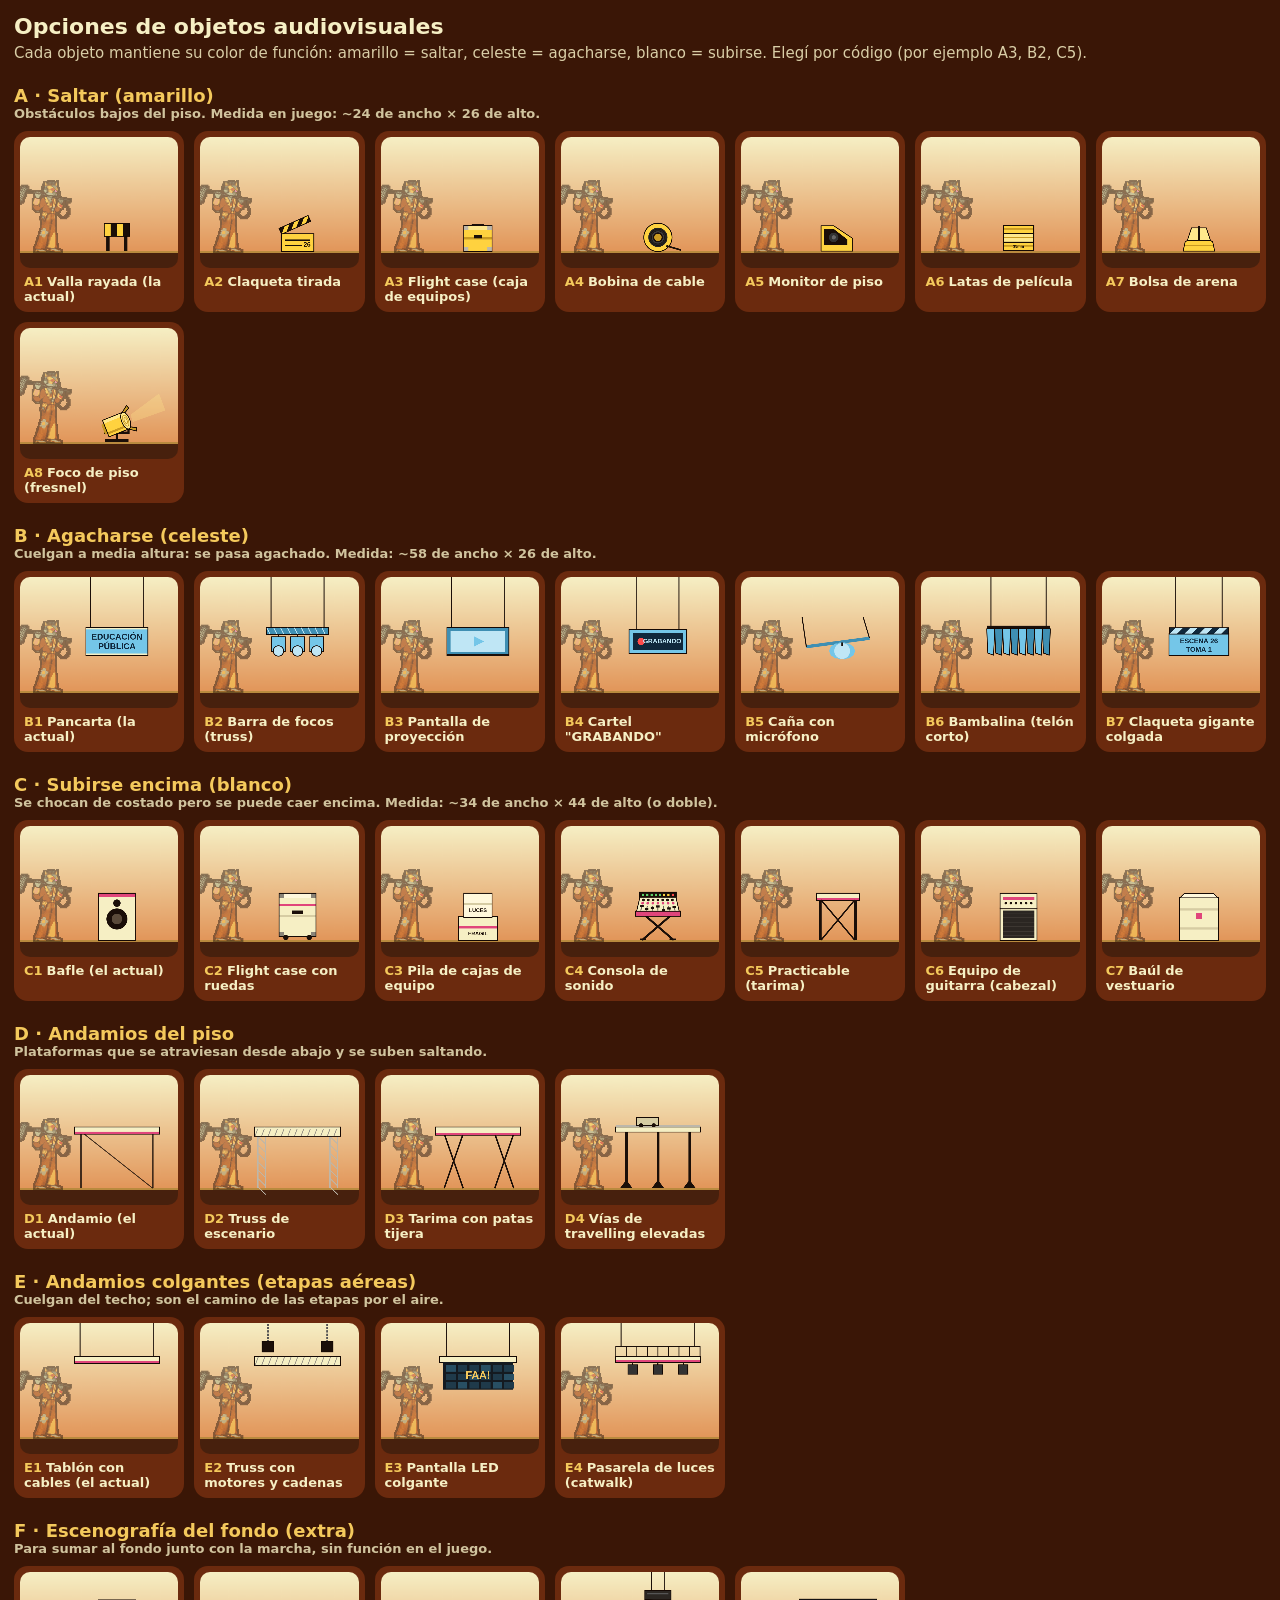
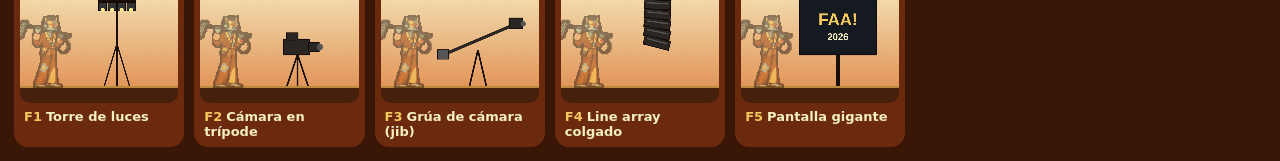
<file: juego/opciones.html>
<!doctype html>
<html lang="es">
<head>
<meta charset="utf-8">
<meta name="viewport" content="width=device-width,initial-scale=1">
<title>Opciones de objetos · ¡Corre, sonidista!</title>
<meta name="robots" content="noindex">
<style>
*{box-sizing:border-box;margin:0}
body{background:#3a1606;color:#F6EFC4;font:15px/1.35 system-ui,sans-serif;padding:14px}
h1{font:900 22px system-ui;margin-bottom:4px}
h2{font:900 18px system-ui;margin:22px 0 4px;color:#F4C95C}
h2 small{display:block;font:600 13px system-ui;color:#F6EFC4;opacity:.8}
.grid{display:grid;grid-template-columns:repeat(auto-fill,minmax(150px,1fr));gap:10px;margin-top:10px}
figure{background:#6B2A0E;border-radius:14px;padding:6px;margin:0}
canvas{width:100%;display:block;border-radius:10px}
figcaption{font:700 13px system-ui;padding:6px 4px 2px}
figcaption b{color:#F4C95C;margin-right:4px}
p{opacity:.85}
</style>
</head>
<body>
<h1>Opciones de objetos audiovisuales</h1>
<p>Cada objeto mantiene su color de función: amarillo = saltar, celeste = agacharse, blanco = subirse. Elegí por código (por ejemplo A3, B2, C5).</p>
<div id="out"></div>
<script src="opciones.js?v=1122a"></script>
</body>
</html>
</file>
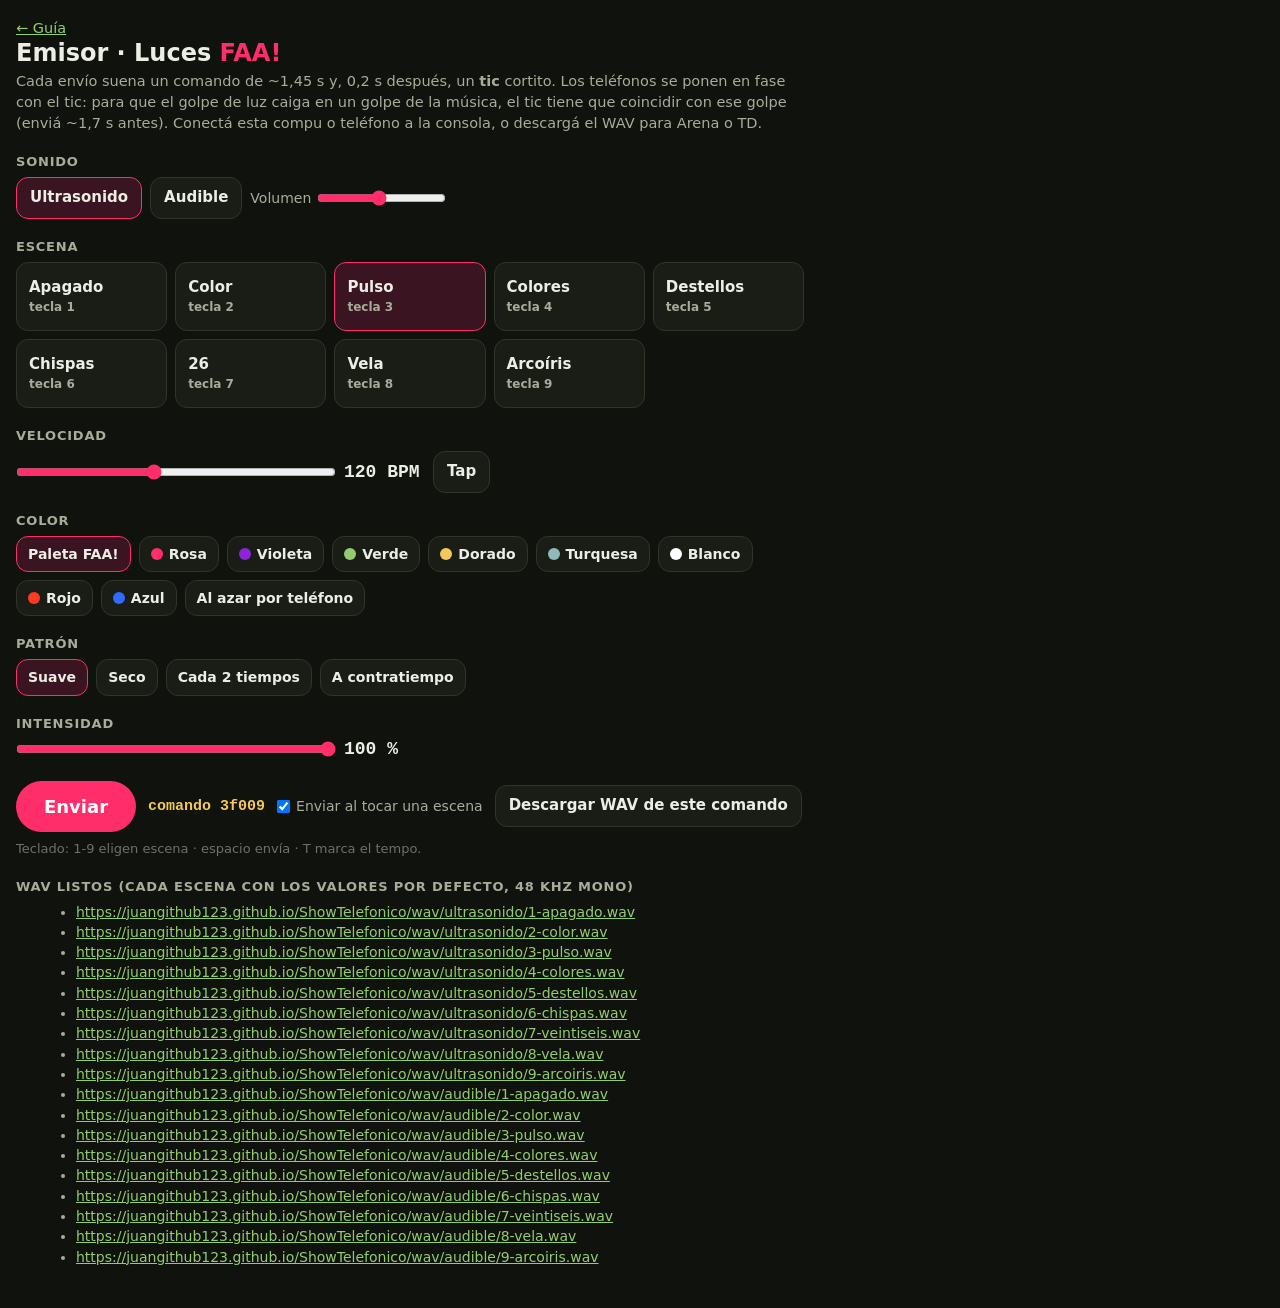
<file: luces/emisor.html>
<!doctype html>
<html lang="es">
<head>
<meta charset="utf-8">
<meta name="viewport" content="width=device-width,initial-scale=1,viewport-fit=cover">
<title>Emisor · Luces FAA! 2026</title>
<meta name="robots" content="noindex">
<style>
*{box-sizing:border-box;margin:0}
body{background:#10130D;color:#ECEEE5;font:16px/1.45 system-ui,-apple-system,"Segoe UI",Roboto,sans-serif;padding:18px max(16px,env(safe-area-inset-left)) 40px;max-width:820px}
h1{font:900 24px system-ui;margin-bottom:4px}
h1 em{font-style:normal;color:#FF2E6A}
h2{font:800 13px system-ui;letter-spacing:.06em;text-transform:uppercase;color:#A6AD9B;margin:20px 0 8px}
p{color:#A6AD9B;font-size:14.5px}
.row{display:flex;flex-wrap:wrap;gap:8px;align-items:center}
button{font:inherit;color:inherit;cursor:pointer}
.seg button,.scene,.chip,.tap{border:1px solid #2F3529;background:#191D15;color:#ECEEE5;border-radius:12px;padding:9px 13px;font-weight:700;font-size:15px}
.seg button[aria-pressed="true"],.chip[aria-pressed="true"],.scene[aria-pressed="true"]{border-color:#FF2E6A;background:#3A1420}
.grid{display:grid;grid-template-columns:repeat(auto-fill,minmax(130px,1fr));gap:8px}
.scene{padding:14px 12px;text-align:left}
.scene small{display:block;color:#A6AD9B;font-weight:600;font-size:12px}
.chip{padding:7px 11px;font-size:14px;display:inline-flex;align-items:center;gap:6px}
.chip i{width:12px;height:12px;border-radius:50%;display:inline-block}
input[type=range]{width:min(100%,320px);accent-color:#FF2E6A}
.val{font:800 18px ui-monospace,Menlo,Consolas,monospace;min-width:4.5em}
.send{margin-top:22px;display:flex;flex-wrap:wrap;gap:12px;align-items:center}
.go{border:0;border-radius:999px;padding:15px 28px;font:800 18px system-ui;background:#FF2E6A;color:#fff}
.go.on{background:#93CC6E;color:#10130D}
.code{font:700 15px ui-monospace,Menlo,Consolas,monospace;color:#F4C95C}
label{color:#A6AD9B;font-size:14px;display:inline-flex;gap:6px;align-items:center}
a{color:#93CC6E}
ul{margin:8px 0 0 20px;color:#A6AD9B;font-size:14px}
.hint{font-size:13px;color:#6B7266;margin-top:8px}
</style>
</head>
<body>
<p><a href="../">← Guía</a></p>
<h1>Emisor · Luces <em>FAA!</em></h1>
<p>Cada envío suena un comando de ~1,45 s y, 0,2 s después, un <b>tic</b> cortito. Los teléfonos se ponen en fase con el tic: para que el golpe de luz caiga en un golpe de la música, el tic tiene que coincidir con ese golpe (enviá ~1,7 s antes). Conectá esta compu o teléfono a la consola, o descargá el WAV para Arena o TD.</p>

<h2>Sonido</h2>
<div class="row seg" id="mode">
  <button type="button" data-m="ultrasonido" aria-pressed="true">Ultrasonido</button>
  <button type="button" data-m="audible" aria-pressed="false">Audible</button>
  <label>Volumen <input id="vol" type="range" min="5" max="100" value="50"></label>
</div>

<h2>Escena</h2>
<div class="grid" id="grid"></div>

<h2>Velocidad</h2>
<div class="row"><input id="bpm" type="range" min="60" max="200" step="4" value="120"><span class="val" id="bpmv">120 BPM</span><button class="tap" id="tap" type="button">Tap</button></div>

<h2>Color</h2>
<div class="row" id="colors"></div>

<h2 id="pth">Patrón</h2>
<div class="row" id="patterns"></div>

<h2>Intensidad</h2>
<div class="row"><input id="int" type="range" min="0" max="9" value="9"><span class="val" id="intv">100 %</span></div>

<div class="send">
  <button class="go" id="send" type="button">Enviar</button>
  <span class="code" id="code"></span>
  <label><input id="auto" type="checkbox" checked> Enviar al tocar una escena</label>
  <button class="tap" id="dl" type="button">Descargar WAV de este comando</button>
</div>
<p class="hint">Teclado: 1-9 eligen escena · espacio envía · T marca el tempo.</p>

<h2>WAV listos (cada escena con los valores por defecto, 48 kHz mono)</h2>
<ul id="wavs"></ul>

<script src="vendor/ggwave.js"></script>
<script src="emisor.js?v=3"></script>
</body>
</html>
</file>
<file: app.css>
/* Logística FAA! 2026 · paleta base funcional (provisoria): fondo neutro cálido, un verde de acción y un naranja para avisos y cambios. */
:root{
  --bg:#F5F4EE; --surface:#FFFFFF; --surface-2:#EDECE4; --ink:#171A14; --muted:#596052; --line:#DCDACF;
  --accent:#2D6A1F; --on-accent:#FFFFFF; --accent-soft:#E3EEDA;
  --hero:#1F3A12; --on-hero:#F4F7D9;
  --warn:#B23F0B; --warn-soft:#FCE9DC; --ok:#2D6A1F;
  --a-dir:#C0561E; --a-coo:#C08A12; --a-pro:#6E8A3A; --a-prg:#2F8A73; --a-tec:#4D66B3; --a-ins:#6B7787; --a-art:#B9507A; --a-str:#7D55B3; --a-reg:#2E8EA3; --a-gra:#8F6E43;
  --r:14px; --nav-h:62px;
  --font:system-ui,-apple-system,"Segoe UI",Roboto,"Helvetica Neue",Arial,sans-serif;
  color-scheme:light;
}
@media (prefers-color-scheme:dark){
  :root:not([data-theme="light"]){
    --bg:#10130D; --surface:#191D15; --surface-2:#232820; --ink:#ECEEE5; --muted:#A6AD9B; --line:#2F3529;
    --accent:#93CC6E; --on-accent:#10130D; --accent-soft:#25331C; --hero:#17290D; --warn:#F5A066; --warn-soft:#3A2416; --ok:#93CC6E;
    color-scheme:dark;
  }
}
:root[data-theme="dark"]{
  --bg:#10130D; --surface:#191D15; --surface-2:#232820; --ink:#ECEEE5; --muted:#A6AD9B; --line:#2F3529;
  --accent:#93CC6E; --on-accent:#10130D; --accent-soft:#25331C; --hero:#17290D; --warn:#F5A066; --warn-soft:#3A2416; --ok:#93CC6E;
  color-scheme:dark;
}
*{box-sizing:border-box}
html{-webkit-text-size-adjust:100%;scroll-padding-top:64px}
body{margin:0;background:var(--bg);color:var(--ink);font:16px/1.45 var(--font);padding-bottom:calc(var(--nav-h) + env(safe-area-inset-bottom,0px) + 12px)}
button,select,input{font:inherit;color:inherit}
button{cursor:pointer}
a{color:inherit}
:focus-visible{outline:3px solid var(--accent);outline-offset:2px;border-radius:6px}
h1,h2,h3,p{margin:0}
.num,.tm b,.tm span{font-variant-numeric:tabular-nums}

/* Barra superior */
.top{background:var(--hero);color:var(--on-hero);display:flex;align-items:center;gap:8px;padding:calc(env(safe-area-inset-top,0px) + 10px) max(14px,env(safe-area-inset-right)) 10px max(14px,env(safe-area-inset-left))}
.brand{display:block;flex:1;min-width:0;line-height:0}
.brand img{height:32px;width:auto;max-width:100%}
.sync{border:1px solid rgba(244,247,217,.35);background:transparent;color:var(--on-hero);border-radius:999px;padding:5px 10px;font-size:12.5px;font-weight:600;white-space:nowrap;display:inline-flex;align-items:center;gap:6px}
.sync::before{content:"";width:8px;height:8px;border-radius:50%;background:#9BD46F}
.sync.off::before{background:#F5A066}.sync.busy::before{background:#F4F7D9;animation:pulse 1s infinite alternate}
@keyframes pulse{to{opacity:.25}}
.bell{position:relative;border:0;background:transparent;color:var(--on-hero);width:40px;height:40px;border-radius:50%;display:grid;place-items:center;padding:0}
.bell svg{width:24px;height:24px}
.bell .dot[hidden]{display:none}
.bell .dot{position:absolute;top:2px;right:0;min-width:19px;height:19px;padding:0 5px;border-radius:999px;background:#F5A066;color:#2A1405;font-size:11.5px;font-weight:800;display:grid;place-items:center;border:2px solid var(--hero)}

/* Días */
.days{position:sticky;top:0;z-index:5;background:var(--bg);border-bottom:1px solid var(--line);display:grid;grid-template-columns:repeat(5,1fr);gap:6px;padding:8px max(12px,env(safe-area-inset-left)) 8px max(12px,env(safe-area-inset-right))}
.days[hidden]{display:none}
.day{border:1px solid var(--line);background:var(--surface);border-radius:12px;padding:5px 0 6px;display:grid;justify-items:center;line-height:1.1;position:relative}
.day small{font-size:11.5px;font-weight:700;text-transform:uppercase;letter-spacing:.04em;color:var(--muted)}
.day b{font-size:19px;font-weight:800}
.day[aria-pressed="true"]{background:var(--accent);border-color:var(--accent);color:var(--on-accent)}
.day[aria-pressed="true"] small{color:inherit;opacity:.85}
.day.today::after{content:"HOY";position:absolute;top:-7px;right:-3px;background:var(--warn);color:#fff;font-size:9px;font-weight:800;padding:1px 4px;border-radius:5px}
.day.chg::before{content:"";position:absolute;top:4px;left:5px;width:7px;height:7px;border-radius:50%;background:var(--warn)}

/* Contenido */
main{max-width:760px;margin:0 auto;padding:14px max(14px,env(safe-area-inset-left)) 0 max(14px,env(safe-area-inset-right));display:grid;gap:14px}
main:focus{outline:none}
.loading{color:var(--muted);padding:40px 0;text-align:center}
.h{display:flex;align-items:baseline;justify-content:space-between;gap:10px}
.h h2{font-size:22px;line-height:1.15;font-weight:800;letter-spacing:-.01em}
.h .sub{color:var(--muted);font-size:14px}
.kicker{font-size:12.5px;font-weight:800;letter-spacing:.06em;text-transform:uppercase;color:var(--muted)}
.muted{color:var(--muted)}
.small{font-size:14px}
.card{background:var(--surface);border:1px solid var(--line);border-radius:var(--r);padding:14px;display:grid;gap:10px}
.card.accent{background:var(--accent-soft);border-color:transparent}
.card.warn{background:var(--warn-soft);border-color:transparent}
.card h3{font-size:17px;font-weight:800;line-height:1.25}
.btn{border:1px solid var(--line);background:var(--surface);border-radius:999px;padding:9px 16px;font-weight:700;font-size:15px;display:inline-flex;align-items:center;gap:6px;text-decoration:none;justify-self:start}
.btn svg{width:16px;height:16px;flex:none}
.btn.pri{background:var(--accent);border-color:var(--accent);color:var(--on-accent)}
.btn.sm{padding:6px 12px;font-size:13.5px}
.row-btns{display:flex;flex-wrap:wrap;gap:8px}
select.big{width:100%;padding:12px;border-radius:12px;border:1px solid var(--line);background:var(--surface);font-size:16px}
.chips{display:flex;gap:6px;overflow-x:auto;scrollbar-width:none;margin:0 -14px;padding:2px 14px}
.chips::-webkit-scrollbar{display:none}
.chip{flex:none;border:1px solid var(--line);background:var(--surface);border-radius:999px;padding:6px 12px;font-size:14px;font-weight:600;display:inline-flex;align-items:center;gap:6px;white-space:nowrap}
.chip[aria-pressed="true"]{background:var(--ink);color:var(--bg);border-color:var(--ink)}
.ad{display:inline-block;width:9px;height:9px;border-radius:50%;background:var(--c,var(--muted));flex:none}
.tags{display:flex;flex-wrap:wrap;gap:4px 10px;font-size:13px;color:var(--muted)}
.tags span{display:inline-flex;align-items:center;gap:5px}
.badge{display:inline-block;font-size:11px;font-weight:800;letter-spacing:.04em;text-transform:uppercase;padding:2px 7px;border-radius:6px;background:var(--surface-2);color:var(--muted);vertical-align:2px}
.badge.now{background:var(--accent);color:var(--on-accent)}
.badge.next{background:var(--accent-soft);color:var(--accent)}
.badge.chg{background:var(--warn);color:#fff}
.badge.mine{background:var(--accent-soft);color:var(--accent)}
.badge.sugb{background:transparent;border:1px dashed var(--muted);color:var(--muted)}
.it.sug .t{font-weight:500}
details.sugbox{border-style:dashed;background:transparent}
.badge.flag{background:var(--warn-soft);color:var(--warn)}
.venue{display:inline-flex;align-items:center;gap:3px;font-weight:600;color:var(--ink);text-decoration:underline;text-decoration-color:var(--line);text-underline-offset:3px;text-decoration-thickness:2px}
.venue svg{width:14px;height:14px;flex:none;color:var(--muted)}
.venue.nolink{text-decoration:none}
.meals{font-size:14px;color:var(--muted);display:flex;gap:6px 14px;flex-wrap:wrap}
.meals b{color:var(--ink)}

/* Listas de ítems (turnos, actividades) */
.list{list-style:none;margin:0;padding:0;background:var(--surface);border:1px solid var(--line);border-radius:var(--r);overflow:hidden}
.list>li{border-top:1px solid var(--line)}
.list>li:first-child{border-top:0}
.it{display:grid;grid-template-columns:auto 52px 1fr;gap:10px;padding:12px 12px 12px 10px;align-items:start}
.it.nochk{grid-template-columns:52px 1fr;padding-left:14px}
.it.now{background:var(--accent-soft)}
.it.done .t{text-decoration:line-through;color:var(--muted)}
.tm{display:grid;line-height:1.15}
.tm b{font-size:17px;font-weight:800}
.tm span{font-size:12.5px;color:var(--muted)}
.bd{display:grid;gap:4px;min-width:0}
.bd .t{font-weight:650;line-height:1.3}
.bd .mt{display:flex;flex-wrap:wrap;gap:4px 10px;font-size:14px;align-items:center}
.bd .nt{font-size:13.5px;color:var(--muted)}
.bd .fl{font-size:13.5px;color:var(--warn);font-weight:600}
.relevo{font-size:12.5px;color:var(--muted);border:1px dashed var(--line);border-radius:6px;padding:0 6px}
.chk{width:26px;height:26px;border-radius:50%;border:2px solid var(--muted);background:transparent;padding:0;margin-top:1px;display:grid;place-items:center}
.chk[aria-pressed="true"]{background:var(--accent);border-color:var(--accent)}
.chk[aria-pressed="true"]::after{content:"";width:11px;height:6px;border:solid var(--on-accent);border-width:0 0 2.5px 2.5px;transform:translateY(-1px) rotate(-45deg)}

/* Desplegables */
details.x{background:var(--surface);border:1px solid var(--line);border-radius:var(--r);overflow:hidden}
details.x>summary{list-style:none;cursor:pointer;padding:12px 40px 12px 14px;position:relative}
details.x>summary::-webkit-details-marker{display:none}
details.x>summary::after{content:"";position:absolute;right:16px;top:20px;width:9px;height:9px;border:solid var(--muted);border-width:0 2px 2px 0;transform:rotate(45deg);transition:transform .15s}
details.x[open]>summary::after{transform:rotate(-135deg);top:24px}
details.x>.in{padding:0 14px 14px;display:grid;gap:10px}
details.x.flat{border:0;background:transparent}
details.x.flat>summary{padding-left:0}
.sum-t{font-weight:750;font-size:16.5px;line-height:1.3}
.sum-m{font-size:14px;color:var(--muted);margin-top:2px;display:flex;flex-wrap:wrap;gap:3px 10px;align-items:center}
.ev-sum{display:grid;grid-template-columns:52px 1fr;gap:10px}
details.ev{border-radius:0;border:0;border-top:1px solid var(--line)}
details.ev:first-child{border-top:0}
details.ev.now{background:var(--accent-soft)}
details.ev>.in{padding-left:76px}
.evlist{background:var(--surface);border:1px solid var(--line);border-radius:var(--r);overflow:hidden}
.kv{display:grid;gap:2px;font-size:14px}
.kv b{font-size:12px;letter-spacing:.05em;text-transform:uppercase;color:var(--muted)}

/* Área */
.area-h{display:flex;align-items:center;gap:8px}
.area-h .ad{width:12px;height:12px}
.warnline{font-size:13.5px;color:var(--warn);font-weight:600}
.turno-lbl{font-size:12px;font-weight:800;letter-spacing:.06em;text-transform:uppercase;color:var(--muted);padding:8px 14px 2px;background:var(--surface-2)}

/* Traslados */
.phases{list-style:none;margin:0;padding:0;display:grid;gap:6px}
.phases li{display:grid;grid-template-columns:96px 1fr;gap:8px;font-size:15px}
.phases b{font-variant-numeric:tabular-nums}
.checks{list-style:none;margin:0;padding:0;display:grid;gap:6px}
.checks li{display:grid;grid-template-columns:auto 1fr;gap:10px;align-items:center;font-size:15px}
.checks li.done span{text-decoration:line-through;color:var(--muted)}
.fromto{display:flex;flex-wrap:wrap;gap:4px 8px;align-items:center;font-size:14.5px}
.fromto .arr{color:var(--warn);font-weight:800}

/* Mapa */
.lmap{height:min(62vh,480px);border-radius:var(--r);overflow:hidden;border:1px solid var(--line);background:#e9e7df;z-index:0}
.lpin{background:transparent;border:0}
.lpin span{display:grid;place-items:center;width:28px;height:28px;border-radius:50%;background:#fff;border:3px solid #4d6733;color:#1d3a0b;font:800 13px/1 var(--font);box-shadow:0 1px 4px rgba(0,0,0,.35)}
.lpin.on span{background:#b3470f;border-color:#fff;color:#fff}
.lpin em{position:absolute;left:32px;top:4px;white-space:nowrap;font:700 12.5px/1.2 var(--font);font-style:normal;color:#1d3a0b;text-shadow:0 0 3px #fff,0 0 3px #fff,0 0 3px #fff}
.lpin:not(.on) em{font-weight:600;color:#4d6733}
.pop{font:14px/1.4 var(--font);min-width:180px}.pop ul{margin:6px 0;padding-left:16px}.pop a{font-weight:700}
ol.route{list-style:none;margin:0;padding:0;display:grid;gap:0}
ol.route .stop{display:grid;grid-template-columns:28px 1fr;gap:10px;align-items:start;padding:6px 0}
.pinn{width:26px;height:26px;border-radius:50%;background:#b3470f;color:#fff;display:grid;place-items:center;font-weight:800;font-size:13px}
.pinn.off{background:var(--surface-2);color:var(--muted)}
ol.route .leg{margin-left:12px;border-left:3px dotted var(--line);padding:4px 0 4px 22px;display:grid;gap:2px;font-size:13.5px;color:var(--muted)}
ol.route .leg.tight{border-left-color:var(--warn)}
/* Más */
.menu{list-style:none;margin:0;padding:0;background:var(--surface);border:1px solid var(--line);border-radius:var(--r);overflow:hidden}
.menu li+li{border-top:1px solid var(--line)}
.menu button{width:100%;text-align:left;border:0;background:transparent;padding:14px 40px 14px 14px;display:grid;gap:2px;position:relative}
.menu button::after{content:"";position:absolute;right:18px;top:50%;width:9px;height:9px;border:solid var(--muted);border-width:2px 2px 0 0;transform:translateY(-50%) rotate(45deg)}
.menu b{font-size:16.5px}
.menu span{font-size:14px;color:var(--muted)}
.menu-k{margin:22px 4px 8px}
.people{display:flex;flex-wrap:wrap;gap:6px}
.person{border:1px solid var(--line);border-radius:999px;padding:4px 11px;font-size:14px;background:var(--surface)}
.person.me{background:var(--accent);color:var(--on-accent);border-color:var(--accent);font-weight:700}
ul.films{list-style:none;margin:6px 0 0;padding:0;display:grid;gap:10px;color:var(--ink)}
ul.films li{display:grid;grid-template-columns:64px 1fr;gap:10px;align-items:center}
ul.films img,ul.films .noimg{width:64px;height:92px;object-fit:cover;border-radius:6px;background:var(--surface-2);display:block}
ul.films .ft{display:block;font-weight:650;font-size:15px;line-height:1.25}
ul.films .fm{display:block;font-size:13px;color:var(--muted);margin-top:2px}
ul.plain{margin:0;padding-left:20px;display:grid;gap:6px}

/* Novedades */
.news{list-style:none;margin:0;padding:0;display:grid;gap:0;background:var(--surface);border:1px solid var(--line);border-radius:var(--r);overflow:hidden}
.news li{padding:12px 14px;border-top:1px solid var(--line);display:grid;gap:3px}
.news li:first-child{border-top:0}
.news li.unread{box-shadow:inset 4px 0 0 var(--warn)}
.news .when{font-size:12.5px;color:var(--muted)}
.news a{font-size:14px;font-weight:700;color:var(--accent)}

/* Aviso superior y toast */
#banner:empty{display:none}
.banner{max-width:760px;margin:10px auto 0;padding:0 max(14px,env(safe-area-inset-left))}
.banner .card{grid-template-columns:1fr auto;align-items:center}
.toast{position:fixed;left:50%;transform:translateX(-50%);bottom:calc(var(--nav-h) + env(safe-area-inset-bottom,0px) + 12px);z-index:20;width:min(560px,calc(100% - 24px));background:var(--ink);color:var(--bg);border-radius:14px;padding:12px 12px 12px 16px;display:flex;gap:10px;align-items:center;box-shadow:0 8px 30px rgba(0,0,0,.25);font-size:15px}
.toast[hidden]{display:none}
.toast p{flex:1}
.toast button{border:0;border-radius:999px;padding:7px 14px;font-weight:800;background:var(--bg);color:var(--ink)}
.toast .x{background:transparent;color:var(--bg);padding:7px 8px}

/* Navegación inferior */
.nav{position:fixed;left:0;right:0;bottom:0;z-index:10;background:var(--surface);border-top:1px solid var(--line);display:grid;grid-template-columns:repeat(5,1fr);padding:4px max(4px,env(safe-area-inset-left)) calc(4px + env(safe-area-inset-bottom,0px)) max(4px,env(safe-area-inset-right));height:calc(var(--nav-h) + env(safe-area-inset-bottom,0px))}
.nav button{border:0;background:transparent;display:grid;justify-items:center;align-content:center;gap:2px;color:var(--muted);font-size:11.5px;font-weight:700;border-radius:12px;padding:0}
.nav svg{width:24px;height:24px}
.nav button[aria-current="page"]{color:var(--accent)}
.nav button[aria-current="page"] svg{background:var(--accent-soft);border-radius:999px;padding:3px 16px;box-sizing:content-box;margin:-3px 0}

@media (min-width:900px){
  main{max-width:1040px}
  .days,.nav{padding-left:calc((100% - 1040px)/2 + 14px);padding-right:calc((100% - 1040px)/2 + 14px)}
  .top{padding-left:calc((100% - 1040px)/2 + 14px);padding-right:calc((100% - 1040px)/2 + 14px)}
  .cols{display:grid;grid-template-columns:1fr 1fr;gap:14px;align-items:start}
}
.cols{display:grid;gap:14px}
@media (prefers-reduced-motion:reduce){*{animation:none!important;transition:none!important}}

/* Cronograma PDF */
.pdfbtn{border:0;background:#F4F7D9;color:#1F3A12;border-radius:999px;padding:7px 12px 7px 9px;font-weight:800;font-size:13.5px;display:inline-flex;align-items:center;gap:5px;white-space:nowrap}
.pdfbtn svg{width:18px;height:18px}
@media (max-width:420px){.sync .lbl{display:none}.brand img{height:28px}.pdfbtn{padding:7px 10px 7px 8px}}
@media (max-width:350px){.pdfbtn span{display:none}}
.sheet{border:0;padding:0;margin:auto auto 0;width:100%;max-width:560px;border-radius:20px 20px 0 0;background:var(--surface);color:var(--ink)}
.sheet::backdrop{background:rgba(0,0,0,.45)}
.sheet-in{padding:20px 18px calc(18px + env(safe-area-inset-bottom,0px));display:grid;gap:10px}
.sheet h2{font-size:21px;line-height:1.2}
.sheet-btns{display:grid;grid-template-columns:1fr 1fr;gap:8px;margin-top:6px}
.sheet-btns .btn{justify-content:center;justify-self:stretch}
.sheet-btns .btn.pri{grid-column:1/-1}
.btn.big{padding:13px 16px;font-size:16px}
.btn.big svg{width:20px;height:20px}
.sheet-x{justify-self:center;margin-top:2px;border:0;background:transparent;color:var(--muted)}
.pdfcard{display:grid;grid-template-columns:auto 1fr;gap:12px;align-items:center}
.pdfcard .ico{width:44px;height:52px;border-radius:8px;background:var(--hero);color:var(--on-hero);display:grid;place-items:center;font-size:11px;font-weight:900;letter-spacing:.04em}
.pdfcard .row-btns{grid-column:1/-1}
ol.steps{margin:0;padding-left:22px;display:grid;gap:6px;font-size:15px}
details.accent-x{background:var(--accent-soft);border-color:transparent}

/* Juego secreto */
.brand.clack img{animation:clack .16s ease-out}
@keyframes clack{0%{transform:rotate(0)}40%{transform:rotate(-7deg) scale(.96)}100%{transform:rotate(0)}}
.clap{position:fixed;inset:0;z-index:60;display:grid;place-items:center;background:#1a0e08;animation:clapin .7s ease-in forwards}
.clap[hidden]{display:none}
.clap-b{display:grid;gap:10px;justify-items:center;color:#F4C95C;font:900 30px/1 system-ui}
.clap-b i{display:block;width:120px;height:22px;background:repeating-linear-gradient(-45deg,#F6EFC4 0 12px,#1a0e08 12px 24px);border:3px solid #F6EFC4;transform-origin:0 100%;animation:clapbar .35s ease-in forwards}
@keyframes clapbar{0%{transform:rotate(-28deg)}80%{transform:rotate(0)}100%{transform:rotate(0)}}
@keyframes clapin{0%{opacity:0}15%{opacity:1}85%{opacity:1}100%{opacity:0}}
.jg{display:grid;gap:8px}
.jg-o{display:grid;gap:2px;padding:12px 14px;border-radius:14px;background:var(--hero);color:#F6EFC4;text-decoration:none}
.jg-o b{font-size:17px;color:#F4C95C}.jg-o span{font-size:13.5px;opacity:.9}
.card.secret{display:flex;gap:12px;align-items:center;background:var(--hero);color:#F6EFC4;border:0}
.card.secret p{flex:1;margin:0;font-size:14px}.card.secret b{color:#F4C95C}
.card.secret .btn{flex:none}

/* Ayuda */
.helpbtn{border:1.5px solid rgba(244,247,217,.55);background:transparent;color:var(--on-hero);width:32px;height:32px;border-radius:50%;font:900 17px/1 system-ui,sans-serif;display:grid;place-items:center;padding:0;flex:none}
.sheet.help{max-height:92vh;max-height:92dvh}
.sheet.help .sheet-in{max-height:92vh;max-height:92dvh;overflow:auto;padding-top:16px}
.help-search{width:100%;border:1.5px solid var(--line);border-radius:12px;padding:10px 12px;font:inherit;font-size:16px;background:var(--bg);color:var(--ink)}
.help-first{background:var(--hero);color:var(--on-hero);border-radius:14px;padding:12px 14px;display:grid;gap:8px}
.help-first ol{margin:0;padding-left:20px;display:grid;gap:6px;font-size:14.5px}
.help-first .row-btns{display:flex;flex-wrap:wrap;gap:6px}
.help-list{display:grid;gap:6px}
.help-list details{border:1px solid var(--line);border-radius:12px;background:var(--bg)}
.help-list summary{padding:10px 12px;font-weight:700;cursor:pointer;list-style:none;display:flex;gap:8px;align-items:baseline}
.help-list summary::-webkit-details-marker{display:none}
.help-list summary::before{content:"+";color:var(--accent);font-weight:900;width:12px;flex:none}
.help-list details[open] summary::before{content:"–"}
.help-list .ans{padding:0 12px 12px 32px;font-size:14.5px;display:grid;gap:6px}
.help-list .ans p{margin:0}
.help-none{font-size:14px;color:var(--muted)}
.help-first .btn{background:#F4F7D9;border-color:#F4F7D9;color:#1F3A12}
.help-first .btn.pri{background:#93CC6E;border-color:#93CC6E;color:#10130D}
.brand img{object-fit:contain;object-position:left center}
@media (max-width:370px){.sync{font-size:0;padding:5px 8px}.top{gap:6px}}

/* Agendar */
.btn svg{width:16px;height:16px;flex:none}
.cal-btns{display:grid;gap:8px}
.cal-btns .btn{justify-self:stretch;justify-content:center}
.cal-sub{font-size:12.5px;font-weight:800;letter-spacing:.03em;text-transform:uppercase;color:var(--muted);margin:6px 0 -2px}
.calcard h3{display:flex;align-items:center;gap:8px}.calcard h3 svg{width:20px;height:20px;color:var(--accent)}
.calchips{flex-wrap:wrap;overflow:visible;margin:0;padding:0}
</file>
